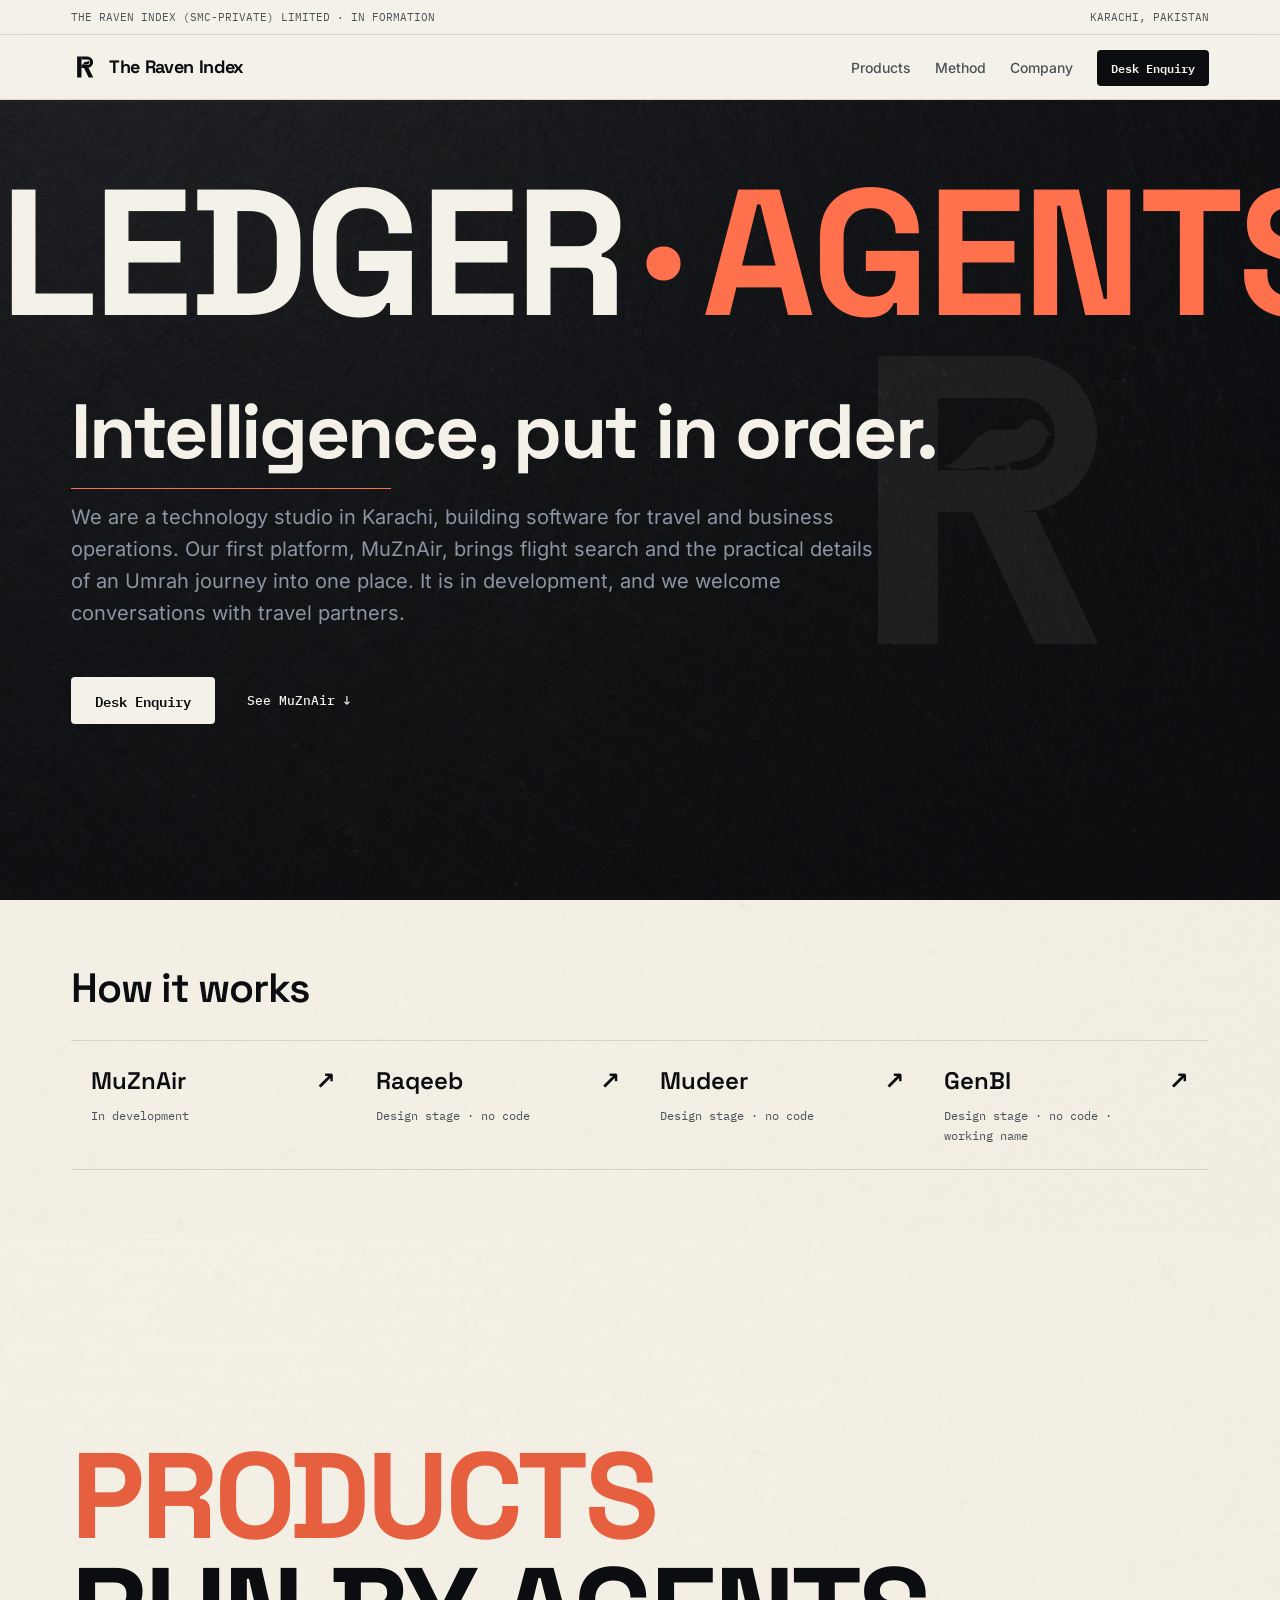
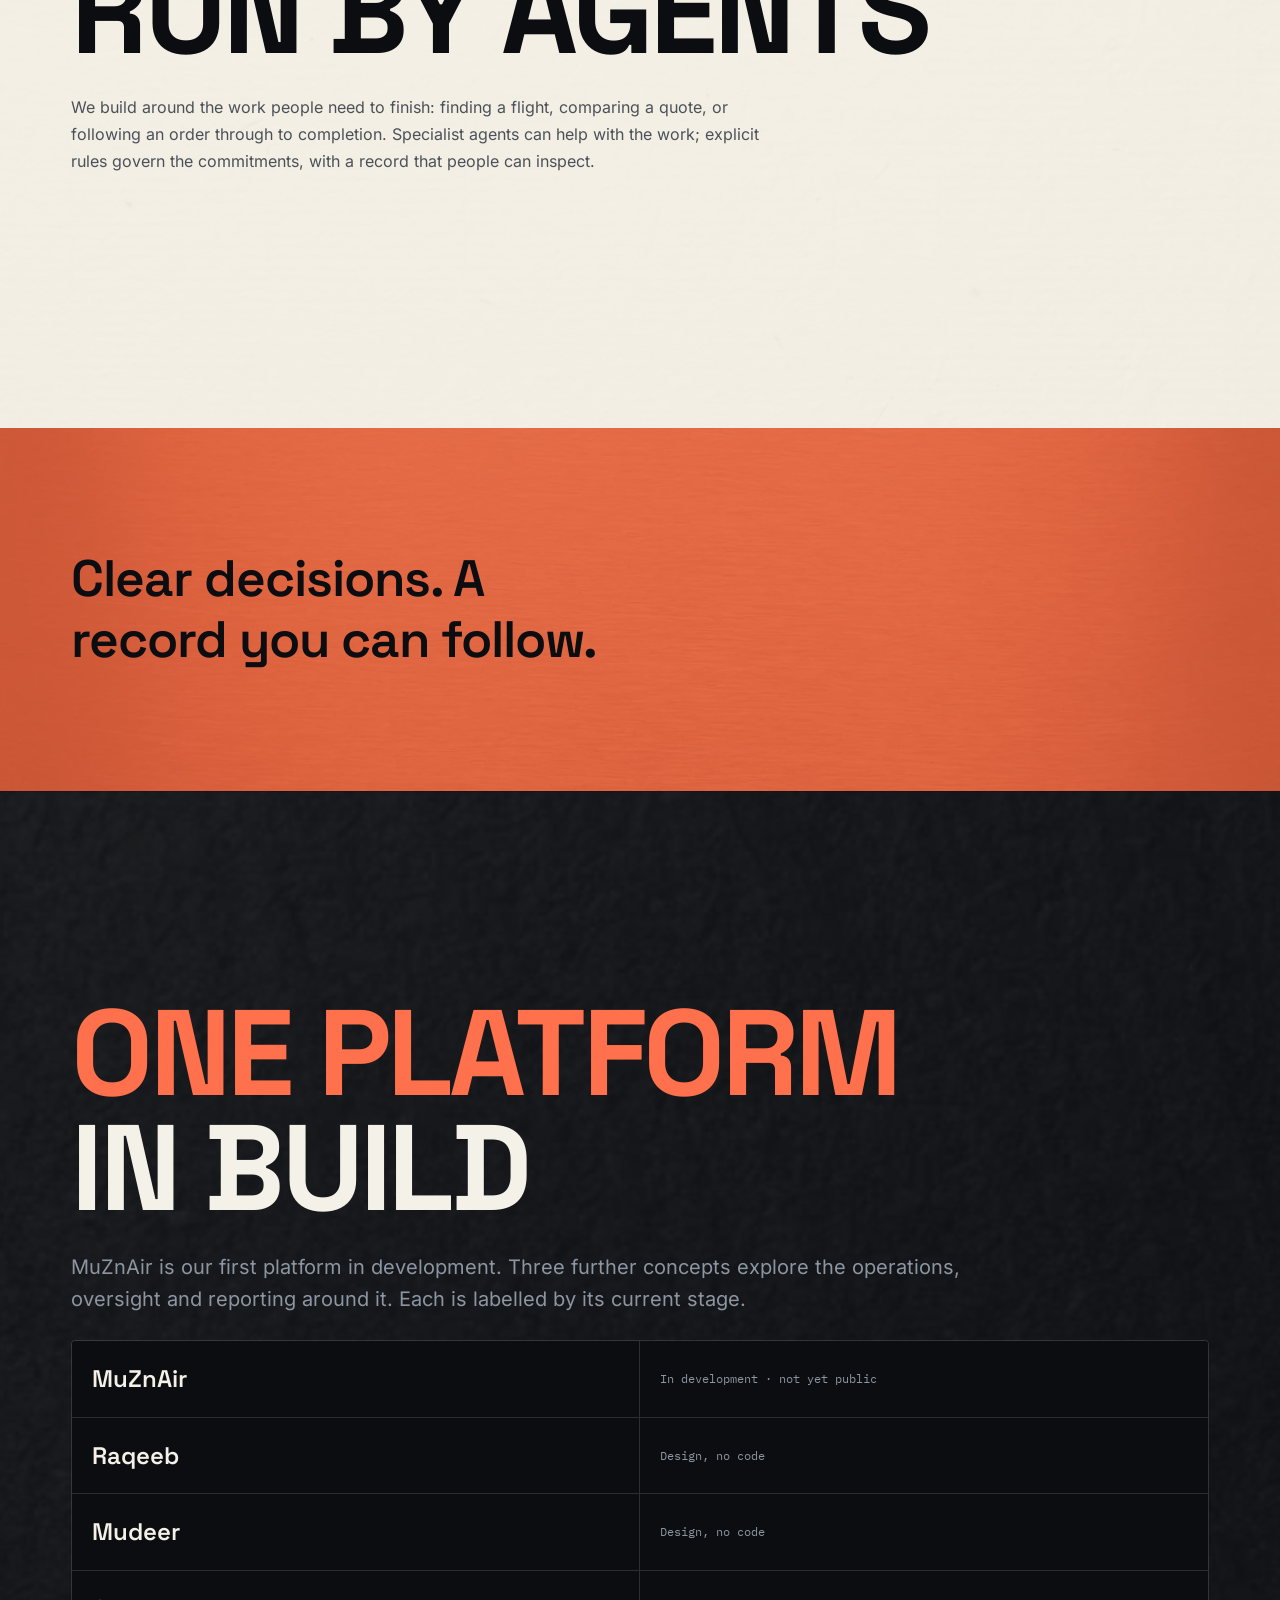
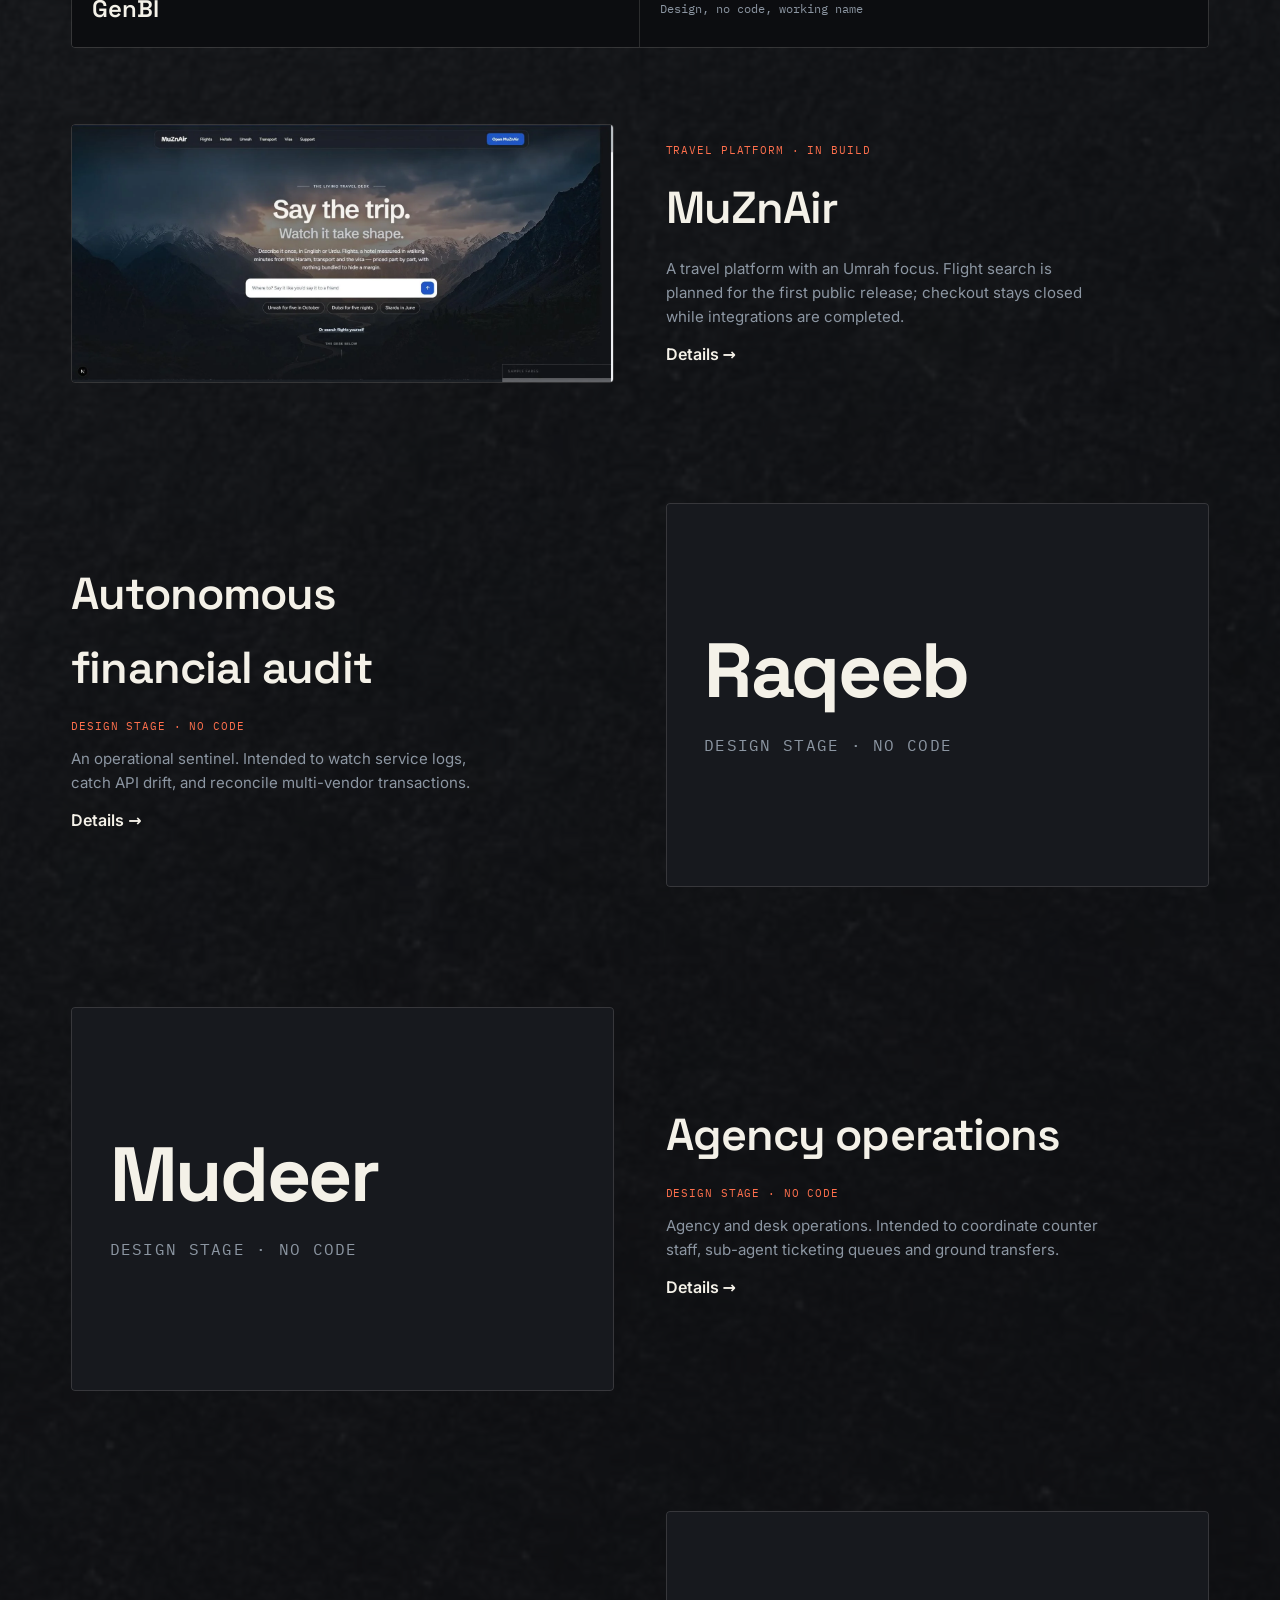
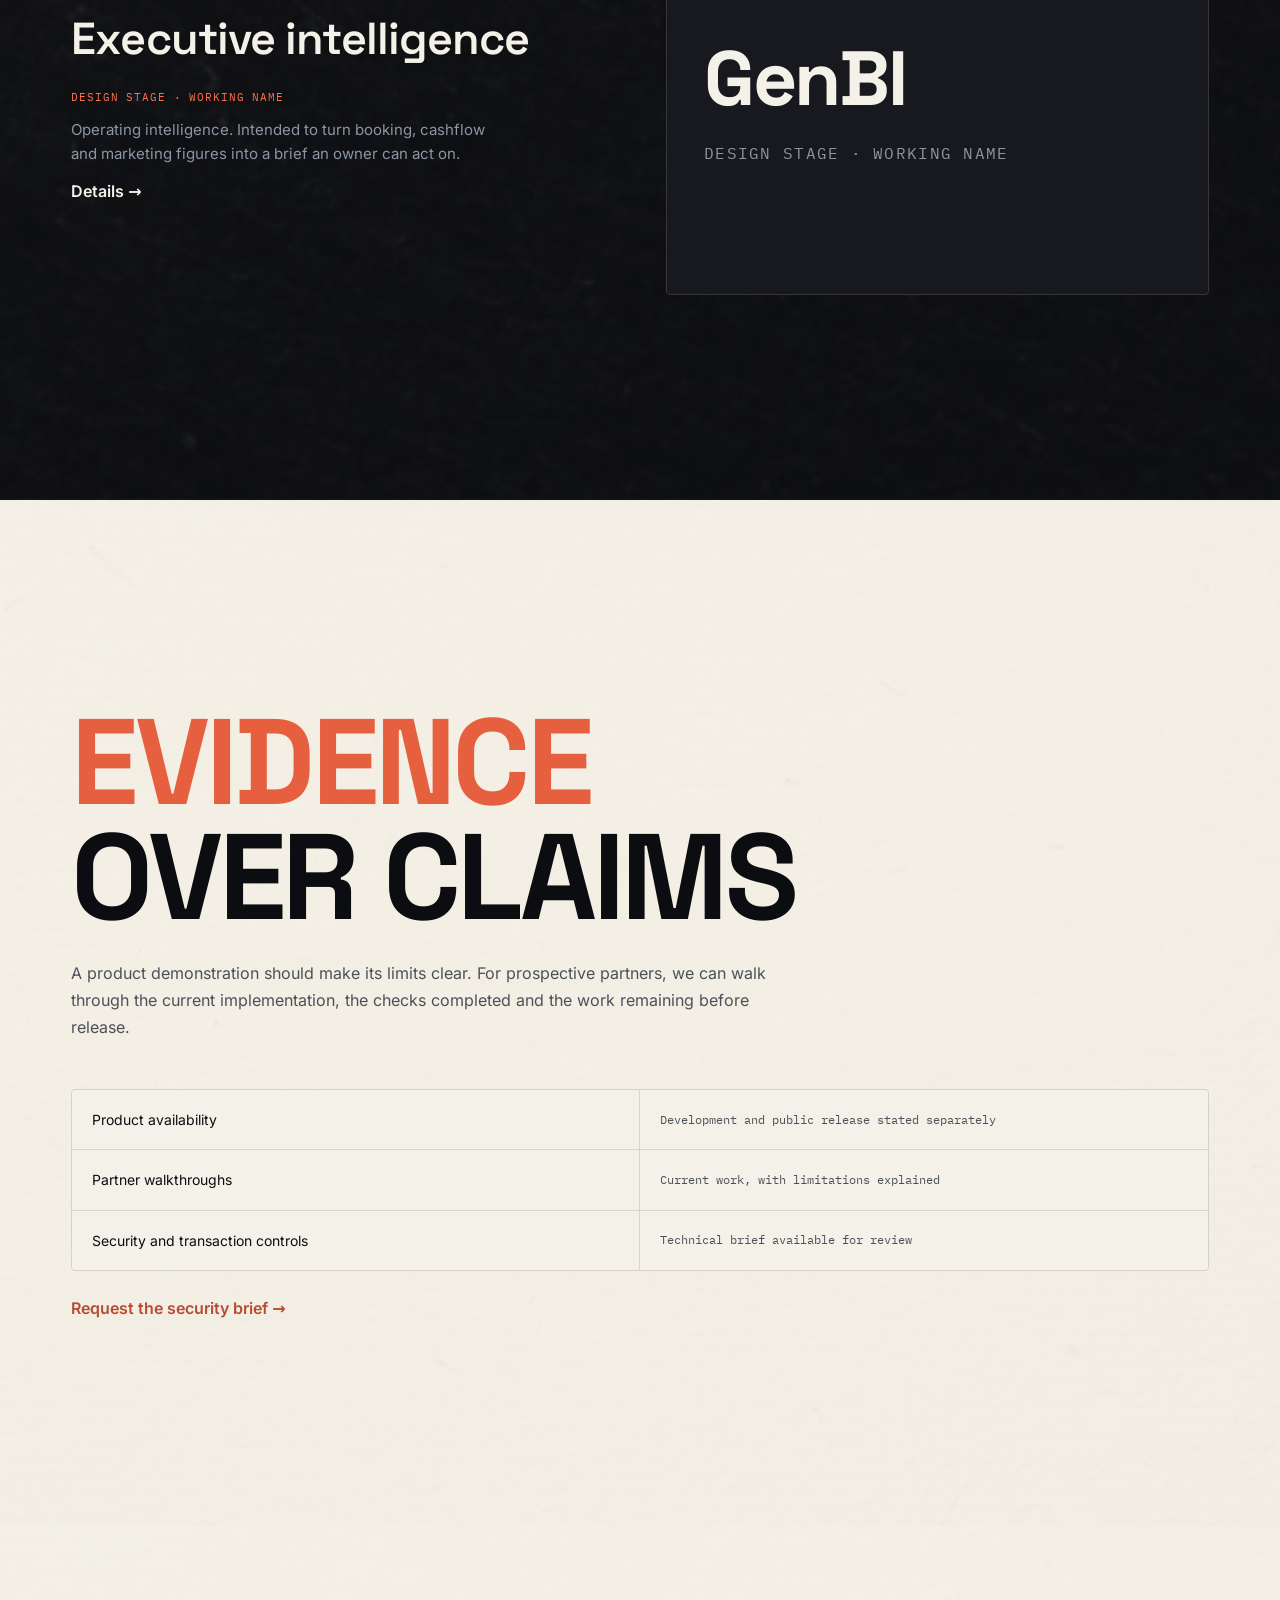
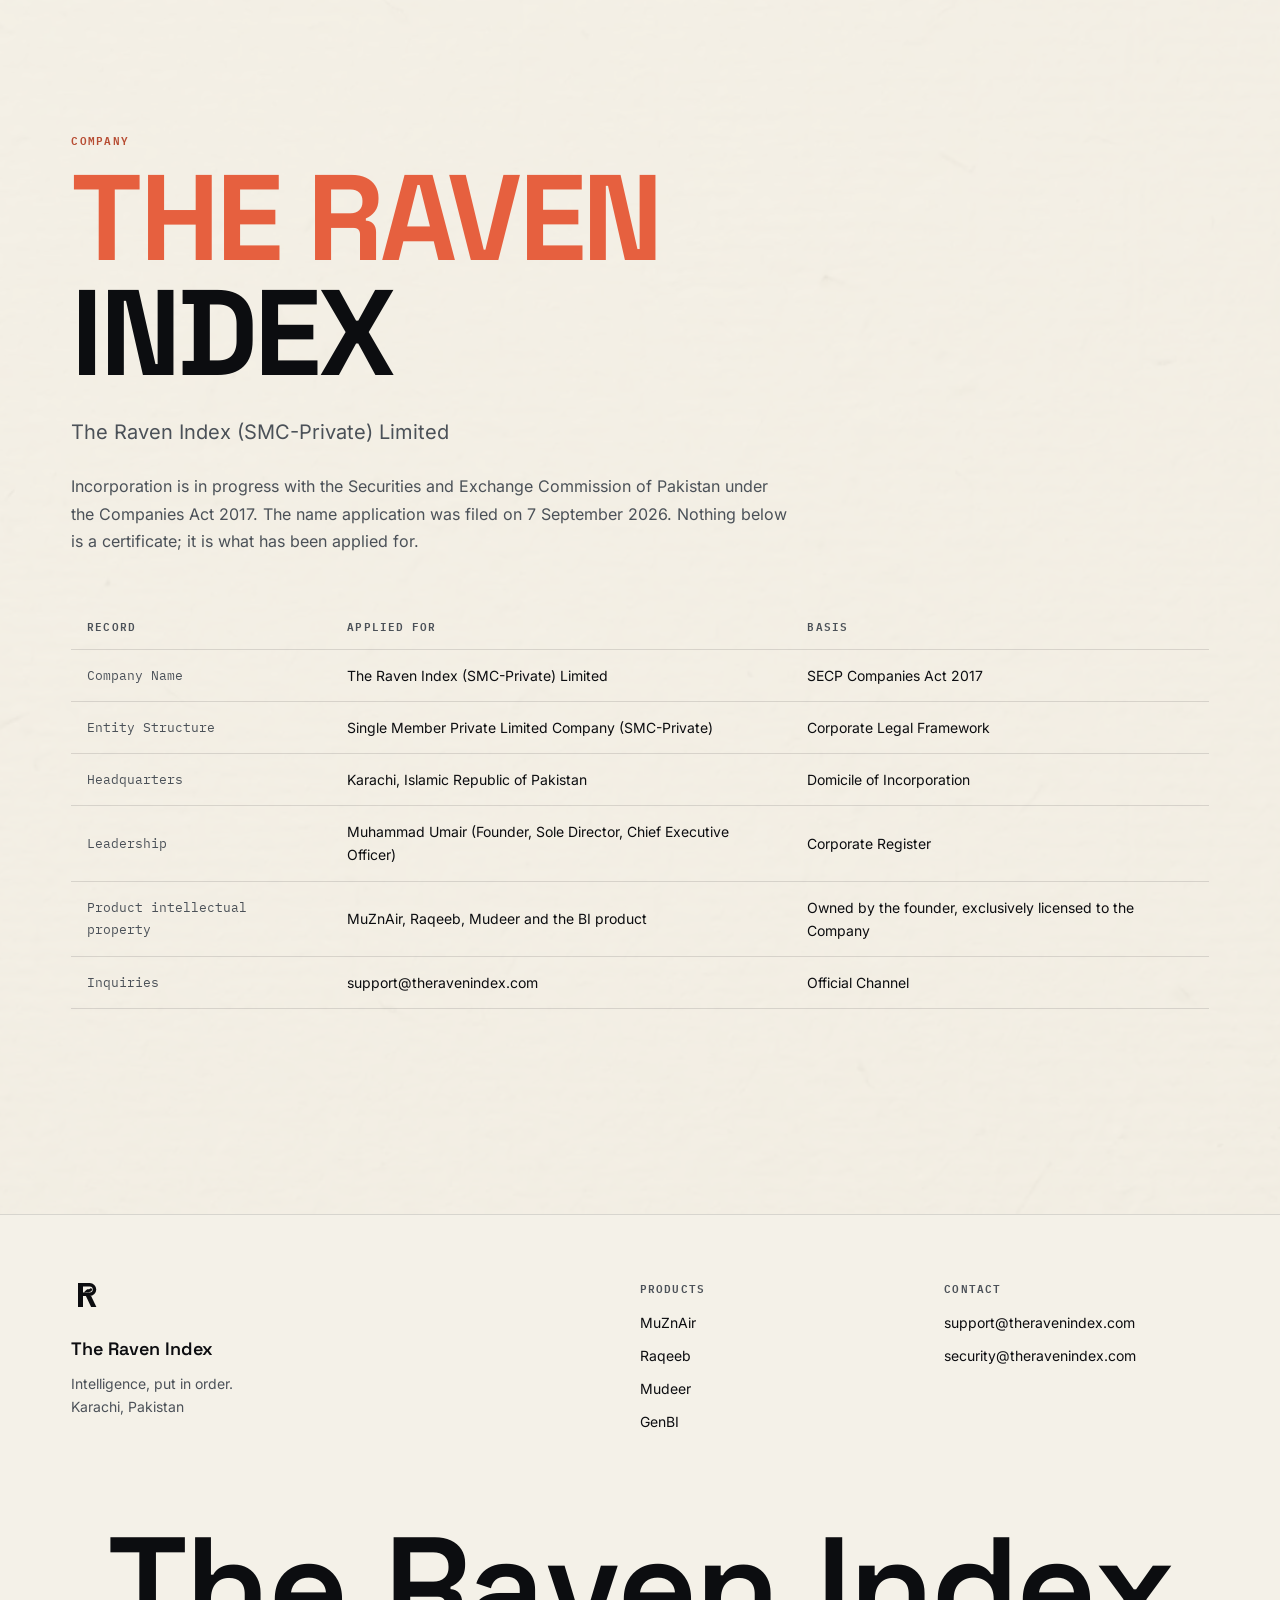
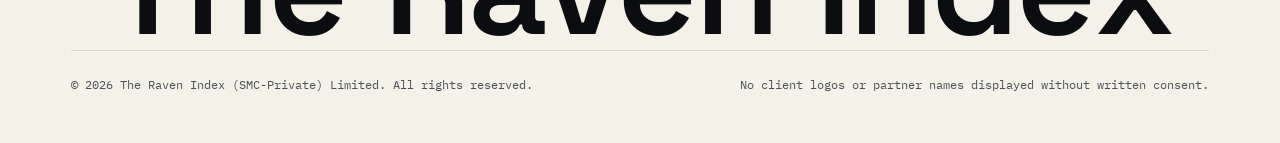
<file: index.html>
<!DOCTYPE html>
<html lang="en">
<head>
  <meta charset="UTF-8">
  <meta name="viewport" content="width=device-width, initial-scale=1.0">
  <title>The Raven Index: Intelligence, put in order</title>
  <meta name="description" content="The Raven Index is a technology studio in Karachi, building software for travel and business operations. Explore MuZnAir, our travel platform in development, or request a walkthrough.">
  <meta property="og:title" content="The Raven Index: Intelligence, put in order">
  <meta property="og:image" content="https://theravenindex.com/assets/og-home.jpg">
  <meta property="og:image:width" content="1200">
  <meta property="og:image:height" content="630">
  <meta name="twitter:card" content="summary_large_image">
  <meta property="og:description" content="A technology studio in Karachi, building software for travel and business operations. Explore our work and meet MuZnAir.">
  <meta property="og:type" content="website">
  <meta property="og:url" content="https://theravenindex.com">
  <link rel="preload" href="assets/fonts/space-grotesk-var.woff2" as="font" type="font/woff2" crossorigin>
  <link rel="preload" href="assets/fonts/inter-var.woff2" as="font" type="font/woff2" crossorigin>
  <link rel="canonical" href="https://theravenindex.com/">
  <link rel="icon" type="image/svg+xml" href="assets/tri-favicon.svg">
  <link rel="stylesheet" href="assets/tri.css?v=20260923">
  <style>
    /* Home page only: the flagship plate and the bench list.
       Everything else comes from assets/tri.css. */
    .lead-product {
      margin-bottom: 0;
    }
    .lead-product-info {
      margin-bottom: 32px;
    }
    .lead-product-name {
      font-family: var(--font-display);
      font-size: clamp(28px, 3.5vw, 36px);
      font-weight: 600;
      letter-spacing: -0.02em;
      margin: 10px 0 14px;
      color: var(--paper-on-ink);
    }
    .lead-product p { color: var(--steel-on-ink); font-size: 15.5px; line-height: 1.7; }
    .lead-product .card-meta {
      margin-top: 20px;
      border-color: var(--hairline-on-ink);
      color: var(--steel-on-ink);
    }
    /* Landing-page typography: preserve the display scale without squeezing
       the spaces out of the closing company name. */
    @media screen and (min-width: 641px) {
      .footer-wordmark-text {
        font-size: min(clamp(40px, 10.8vw, 164px), 20vh);
      }
      .footer-wordmark-space { flex: 0 0 0.28em; }
    }
    .work-plate-info h3 { text-wrap: balance; }
    .hero-secondary-link {
      min-height: 44px;
      display: inline-flex;
      align-items: center;
    }
    @media screen and (max-width: 640px) {
      .footer-col a {
        min-height: 44px;
        display: flex;
        align-items: center;
      }
    }
  </style>
</head>
<body>
  <a class="skip-link" href="#main">Skip to content</a>

  <!-- Top System Bar -->
  <aside class="util-bar" aria-label="System Notice">
    <div class="wrap util-inner">
      <div class="util-entity">THE RAVEN INDEX<span class="util-long"> (SMC-PRIVATE) LIMITED</span> &middot; IN FORMATION</div>
      <div class="status-pill">
        <span>KARACHI, PAKISTAN</span>
      </div>
    </div>
  </aside>

  <!-- Navigation -->
  <header>
    <div class="wrap nav-inner">
      <a href="index.html" class="logo-slot" aria-label="The Raven Index Home">
        <svg class="logo-img" aria-hidden="true" focusable="false" xmlns="http://www.w3.org/2000/svg" viewBox="0 0 512 512">
        <g fill="currentColor">
        <path d="M112 64 H192 V448 H112 Z"/>
        <path fill-rule="evenodd" d="M192 64 H300 A104 104 0 0 1 300 272 H192 Z M192 120 H300 A48 48 0 0 1 300 216 H192 Z"/>
        <path d="M238 272 H322 L406 448 H322 Z"/>
        <path d="M200 211 C212 207 224 199 232 187 C242 172 256 162 274 162 C288 162 297 165 304 156 C311 148 320 146 327 150 C332 153 336 159 339 166 L345 168 L337 171 C336 181 331 190 322 195 C314 201 302 204 291 206 C284 208 277 210 271 211 L261 212 L250 212 L243 212 L238 214 C231 215 222 215 215 214 C208 213 203 213 200 211 Z"/>
        <path d="M262 212 L263 216 H268 L267 212 Z M282 209 L284 216 H289 L287 209 Z"/>
        </g>
        <circle cx="322" cy="160" r="3.5" fill="var(--paper)"/>
        </svg>
        <span class="brand-wordmark">The Raven Index</span>
      </a>
      <nav>
        <ul>
          <li><a href="#products">Products</a></li>
          <li><a href="#method">Method</a></li>
          <li><a href="#company">Company</a></li>
          <li><a href="mailto:support@theravenindex.com" class="nav-cta">Desk Enquiry</a></li>
        </ul>
        <details class="nav-menu">
          <summary>Menu</summary>
          <ul class="nav-menu-list">
            <li><a href="#products">Products</a></li>
            <li><a href="#method">Method</a></li>
            <li><a href="#company">Company</a></li>
            <li><a href="mailto:support@theravenindex.com" class="nav-cta">Desk Enquiry</a></li>
          </ul>
        </details>
      </nav>
    </div>
  </header>

  <main id="main">
    <!-- 01 Hero: full-bleed ink ground, marquee above headline -->
    <section class="hero hero--full">
      <!-- Raven mark, quiet behind the type -->
      <svg class="hero-mark" aria-hidden="true" focusable="false" xmlns="http://www.w3.org/2000/svg" viewBox="0 0 512 512">
        <g fill="currentColor">
        <path d="M112 64 H192 V448 H112 Z"/>
        <path fill-rule="evenodd" d="M192 64 H300 A104 104 0 0 1 300 272 H192 Z M192 120 H300 A48 48 0 0 1 300 216 H192 Z"/>
        <path d="M238 272 H322 L406 448 H322 Z"/>
        <path d="M200 211 C212 207 224 199 232 187 C242 172 256 162 274 162 C288 162 297 165 304 156 C311 148 320 146 327 150 C332 153 336 159 339 166 L345 168 L337 171 C336 181 331 190 322 195 C314 201 302 204 291 206 C284 208 277 210 271 211 L261 212 L250 212 L243 212 L238 214 C231 215 222 215 215 214 C208 213 203 213 200 211 Z"/>
        <path d="M262 212 L263 216 H268 L267 212 Z M282 209 L284 216 H289 L287 209 Z"/>
        </g>
      </svg>

      <!-- Hero marquee: brand vocabulary on a sliding track -->
      <div class="marquee-wrap" aria-hidden="true">
        <div class="marquee-track">
          <span class="marquee-word marquee-word--paper">LEDGER</span><span class="marquee-dot">&middot;</span><span class="marquee-word marquee-word--copper">AGENTS</span><span class="marquee-dot">&middot;</span><span class="marquee-word marquee-word--paper">EVIDENCE</span><span class="marquee-dot">&middot;</span><span class="marquee-word marquee-word--copper">ORDER</span><span class="marquee-dot">&middot;</span><span class="marquee-word marquee-word--paper">LEDGER</span><span class="marquee-dot">&middot;</span><span class="marquee-word marquee-word--copper">AGENTS</span><span class="marquee-dot">&middot;</span><span class="marquee-word marquee-word--paper">EVIDENCE</span><span class="marquee-dot">&middot;</span><span class="marquee-word marquee-word--copper">ORDER</span><span class="marquee-dot">&middot;</span>
        </div>
      </div>

      <div class="wrap">
        <h1>Intelligence, put in order.</h1>
        <p class="hero-lede">
          We are a technology studio in Karachi, building software for travel and business operations.
          Our first platform, MuZnAir, brings flight search and the practical details of an Umrah journey
          into one place. It is in development, and we welcome conversations with travel partners.
        </p>

        <div class="hero-actions">
          <a href="mailto:support@theravenindex.com" class="nav-cta" style="font-size: 14px; padding: 12px 24px; display: inline-block; background: var(--paper-on-ink); color: var(--ink-ground);">Desk Enquiry</a>
          <a href="#products" class="hero-secondary-link draw-underline" style="color: var(--paper-on-ink); font-family: var(--font-mono); font-size: 13px; font-weight: 500;">See MuZnAir &darr;</a>
        </div>
      </div>
    </section>

    <section class="showcase" aria-labelledby="showcase-title">
      <div class="wrap">
        <h2 id="showcase-title" class="flow-title">How it works</h2>
        <div class="showcase-links">
          <a href="products/muznair.html#how-it-works"><span>MuZnAir</span><span class="showcase-stage">In development</span><span aria-hidden="true">↗</span></a>
          <a href="products/raqeeb.html#how-it-works"><span>Raqeeb</span><span class="showcase-stage">Design stage · no code</span><span aria-hidden="true">↗</span></a>
          <a href="products/mudeer.html#how-it-works"><span>Mudeer</span><span class="showcase-stage">Design stage · no code</span><span aria-hidden="true">↗</span></a>
          <a href="products/genbi.html#how-it-works"><span>GenBI</span><span class="showcase-stage">Design stage · no code · working name</span><span aria-hidden="true">↗</span></a>
        </div>
      </div>
    </section>

    <!-- Method: how the studio builds -->
    <!-- 01 Method -->
    <section id="method">
      <div class="wrap">
        <h2 class="section-display reveal">
          <span class="section-display-line section-display-line--copper">Products</span>
          <span class="section-display-line section-display-line--ink">Run by agents</span>
        </h2>
        <p class="section-desc reveal">
          We build around the work people need to finish: finding a flight, comparing a quote,
          or following an order through to completion. Specialist agents can help with the work;
          explicit rules govern the commitments, with a record that people can inspect.
        </p>
      </div>
    </section>

    <!-- Copper band: the studio's operational promise -->
    <div class="band band--copper reveal">
      <div class="wrap">
        <p class="band-text">Clear decisions. A record you can follow.</p>
      </div>
    </div>

    <!-- 02 Products: ink ground, work strip -->
    <section id="products" class="ink-ground">
      <div class="wrap">
        <h2 class="section-display reveal">
          <span class="section-display-line section-display-line--copper">One platform</span>
          <span class="section-display-line section-display-line--ink">In build</span>
        </h2>
        <p class="section-display-sub reveal">
          MuZnAir is our first platform in development. Three further concepts explore the operations,
          oversight and reporting around it. Each is labelled by its current stage.
        </p>

        <!-- Product register: measured state, set in display type -->
        <div class="product-register reveal">
          <div class="ledger">
            <div class="ledger-row">
              <div class="ledger-control">MuZnAir</div>
              <div class="ledger-state">In development &middot; not yet public</div>
            </div>
            <div class="ledger-row">
              <div class="ledger-control">Raqeeb</div>
              <div class="ledger-state">Design, no code</div>
            </div>
            <div class="ledger-row">
              <div class="ledger-control">Mudeer</div>
              <div class="ledger-state">Design, no code</div>
            </div>
            <div class="ledger-row">
              <div class="ledger-control">GenBI</div>
              <div class="ledger-state">Design, no code, working name</div>
            </div>
          </div>
        </div>

        <!-- Work strip: large alternating plates -->
        <div class="work-strip">
          <!-- MuZnAir: screenshot plate, left -->
          <article class="work-plate reveal">
            <div class="work-plate-visual">
              <div class="product-plate">
                <img src="assets/muznair-landing.webp?v=4" width="1568" height="744" loading="lazy"
                     alt="The MuZnAir landing page: a graphite hero reading Say the trip. Watch it take shape, with a single ask field and three starter prompts beneath it.">
              </div>
            </div>
            <div class="work-plate-info">
              <p class="work-plate-stage">Travel platform &middot; In build</p>
              <h3 class="work-plate-name plate-heading-on-ink">MuZnAir</h3>
              <p class="work-plate-line">A travel platform with an Umrah focus. Flight search is planned for the first public release; checkout stays closed while integrations are completed.</p>
              <a href="products/muznair.html" class="card-link draw-underline">Details &rarr;</a>
            </div>
          </article>

          <!-- Raqeeb: typographic plate, right -->
          <article class="work-plate work-plate--reverse reveal">
            <div class="work-plate-visual">
              <div class="typo-plate">
                <span class="typo-plate-name">Raqeeb</span>
                <span class="typo-plate-stage">Design stage &middot; no code</span>
              </div>
            </div>
            <div class="work-plate-info">
              <h3 class="work-plate-name plate-heading-on-ink">Autonomous financial audit</h3>
              <p class="work-plate-stage">Design stage &middot; no code</p>
              <p class="work-plate-line">An operational sentinel. Intended to watch service logs, catch API drift, and reconcile multi-vendor transactions.</p>
              <a href="products/raqeeb.html" class="card-link draw-underline">Details &rarr;</a>
            </div>
          </article>

          <!-- Mudeer: typographic plate, left -->
          <article class="work-plate reveal">
            <div class="work-plate-visual">
              <div class="typo-plate">
                <span class="typo-plate-name">Mudeer</span>
                <span class="typo-plate-stage">Design stage &middot; no code</span>
              </div>
            </div>
            <div class="work-plate-info">
              <h3 class="work-plate-name plate-heading-on-ink">Agency operations</h3>
              <p class="work-plate-stage">Design stage &middot; no code</p>
              <p class="work-plate-line">Agency and desk operations. Intended to coordinate counter staff, sub-agent ticketing queues and ground transfers.</p>
              <a href="products/mudeer.html" class="card-link draw-underline">Details &rarr;</a>
            </div>
          </article>

          <!-- GenBI: typographic plate, right -->
          <article class="work-plate work-plate--reverse reveal">
            <div class="work-plate-visual">
              <div class="typo-plate">
                <span class="typo-plate-name">GenBI</span>
                <span class="typo-plate-stage">Design stage &middot; working name</span>
              </div>
            </div>
            <div class="work-plate-info">
              <h3 class="work-plate-name plate-heading-on-ink">Executive intelligence</h3>
              <p class="work-plate-stage">Design stage &middot; working name</p>
              <p class="work-plate-line">Operating intelligence. Intended to turn booking, cashflow and marketing figures into a brief an owner can act on.</p>
              <a href="products/genbi.html" class="card-link draw-underline">Details &rarr;</a>
            </div>
          </article>
        </div>
      </div>
    </section>

    <!-- 03 Honesty law -->
    <section id="honesty">
      <div class="wrap">
        <h2 class="section-display reveal">
          <span class="section-display-line section-display-line--copper">Evidence</span>
          <span class="section-display-line section-display-line--ink">Over claims</span>
        </h2>
        <p class="section-desc reveal">
          A product demonstration should make its limits clear. For prospective partners, we can walk
          through the current implementation, the checks completed and the work remaining before release.
        </p>

        <div class="ledger reveal">
          <div class="ledger-row">
            <div class="ledger-control">Product availability</div>
            <div class="ledger-state">Development and public release stated separately</div>
          </div>
          <div class="ledger-row">
            <div class="ledger-control">Partner walkthroughs</div>
            <div class="ledger-state">Current work, with limitations explained</div>
          </div>
          <div class="ledger-row">
            <div class="ledger-control">Security and transaction controls</div>
            <div class="ledger-state">Technical brief available for review</div>
          </div>
        </div>

        <p style="margin-top: 24px;" class="reveal">
          <a href="mailto:security@theravenindex.com" class="card-link draw-underline" style="color: var(--copper-ink);">
            Request the security brief &rarr;
          </a>
        </p>
      </div>
    </section>

    <!-- 04 Company -->
    <section id="company">
      <div class="wrap">
        <p class="section-tag reveal">Company</p>
        <h2 class="section-display reveal">
          <span class="section-display-line section-display-line--copper">The Raven</span>
          <span class="section-display-line section-display-line--ink">Index</span>
        </h2>
        <p class="section-display-sub reveal">
          The Raven Index (SMC-Private) Limited
        </p>
        <p class="section-desc reveal">
          Incorporation is in progress with the Securities and Exchange Commission of Pakistan under the Companies Act 2017. The name application was filed on 7 September 2026. Nothing below is a certificate; it is what has been applied for.
        </p>

        <div class="table-container reveal">
          <table class="data-table">
            <thead>
              <tr>
                <th>Record</th>
                <th>Applied for</th>
                <th>Basis</th>
              </tr>
            </thead>
            <tbody>
              <tr>
                <td>Company Name</td>
                <td>The Raven Index (SMC-Private) Limited</td>
                <td>SECP Companies Act 2017</td>
              </tr>
              <tr>
                <td>Entity Structure</td>
                <td>Single Member Private Limited Company (SMC-Private)</td>
                <td>Corporate Legal Framework</td>
              </tr>
              <tr>
                <td>Headquarters</td>
                <td>Karachi, Islamic Republic of Pakistan</td>
                <td>Domicile of Incorporation</td>
              </tr>
              <tr>
                <td>Leadership</td>
                <td>Muhammad Umair (Founder, Sole Director, Chief Executive Officer)</td>
                <td>Corporate Register</td>
              </tr>
              <tr>
                <td>Product intellectual property</td>
                <td>MuZnAir, Raqeeb, Mudeer and the BI product</td>
                <td>Owned by the founder, exclusively licensed to the Company</td>
              </tr>
              <tr>
                <td>Inquiries</td>
                <td>support@theravenindex.com</td>
                <td>Official Channel</td>
              </tr>
            </tbody>
          </table>
        </div>
      </div>
    </section>
  </main>

  <!-- Footer: links, wordmark, legal -->
  <footer>
    <div class="wrap">
      <div class="footer-grid">
        <div class="footer-brand">
          <svg class="footer-mark" aria-hidden="true" focusable="false" xmlns="http://www.w3.org/2000/svg" viewBox="0 0 512 512">
            <g fill="currentColor">
            <path d="M112 64 H192 V448 H112 Z"/>
            <path fill-rule="evenodd" d="M192 64 H300 A104 104 0 0 1 300 272 H192 Z M192 120 H300 A48 48 0 0 1 300 216 H192 Z"/>
            <path d="M238 272 H322 L406 448 H322 Z"/>
            <path d="M200 211 C212 207 224 199 232 187 C242 172 256 162 274 162 C288 162 297 165 304 156 C311 148 320 146 327 150 C332 153 336 159 339 166 L345 168 L337 171 C336 181 331 190 322 195 C314 201 302 204 291 206 C284 208 277 210 271 211 L261 212 L250 212 L243 212 L238 214 C231 215 222 215 215 214 C208 213 203 213 200 211 Z"/>
            <path d="M262 212 L263 216 H268 L267 212 Z M282 209 L284 216 H289 L287 209 Z"/>
            </g>
          </svg>
          <h3>The Raven Index</h3>
          <p>Intelligence, put in order.</p>
          <p>Karachi, Pakistan</p>
        </div>
        <div class="footer-col">
          <h3>Products</h3>
          <a href="products/muznair.html">MuZnAir</a>
          <a href="products/raqeeb.html">Raqeeb</a>
          <a href="products/mudeer.html">Mudeer</a>
          <a href="products/genbi.html">GenBI</a>
        </div>
        <div class="footer-col">
          <h3>Contact</h3>
          <a href="mailto:support@theravenindex.com">support@theravenindex.com</a>
          <a href="mailto:security@theravenindex.com">security@theravenindex.com</a>
        </div>
      </div>

      <div class="footer-wordmark" role="img" aria-label="The Raven Index">
        <div class="footer-wordmark-text" aria-hidden="true"><span style="--i:0">T</span><span style="--i:1">h</span><span style="--i:2">e</span><span class="footer-wordmark-space" style="--i:3"></span><span style="--i:4">R</span><span style="--i:5">a</span><span style="--i:6">v</span><span style="--i:7">e</span><span style="--i:8">n</span><span class="footer-wordmark-space" style="--i:9"></span><span style="--i:10">I</span><span style="--i:11">n</span><span style="--i:12">d</span><span style="--i:13">e</span><span style="--i:14">x</span></div>
      </div>

      <div class="footer-bottom">
        <div>&copy; 2026 The Raven Index (SMC-Private) Limited. All rights reserved.</div>
        <div>No client logos or partner names displayed without written consent.</div>
      </div>
    </div>
  </footer>

  <a class="to-top" href="#main" aria-label="Back to top">&uarr;</a>
</body>
</html>
</file>
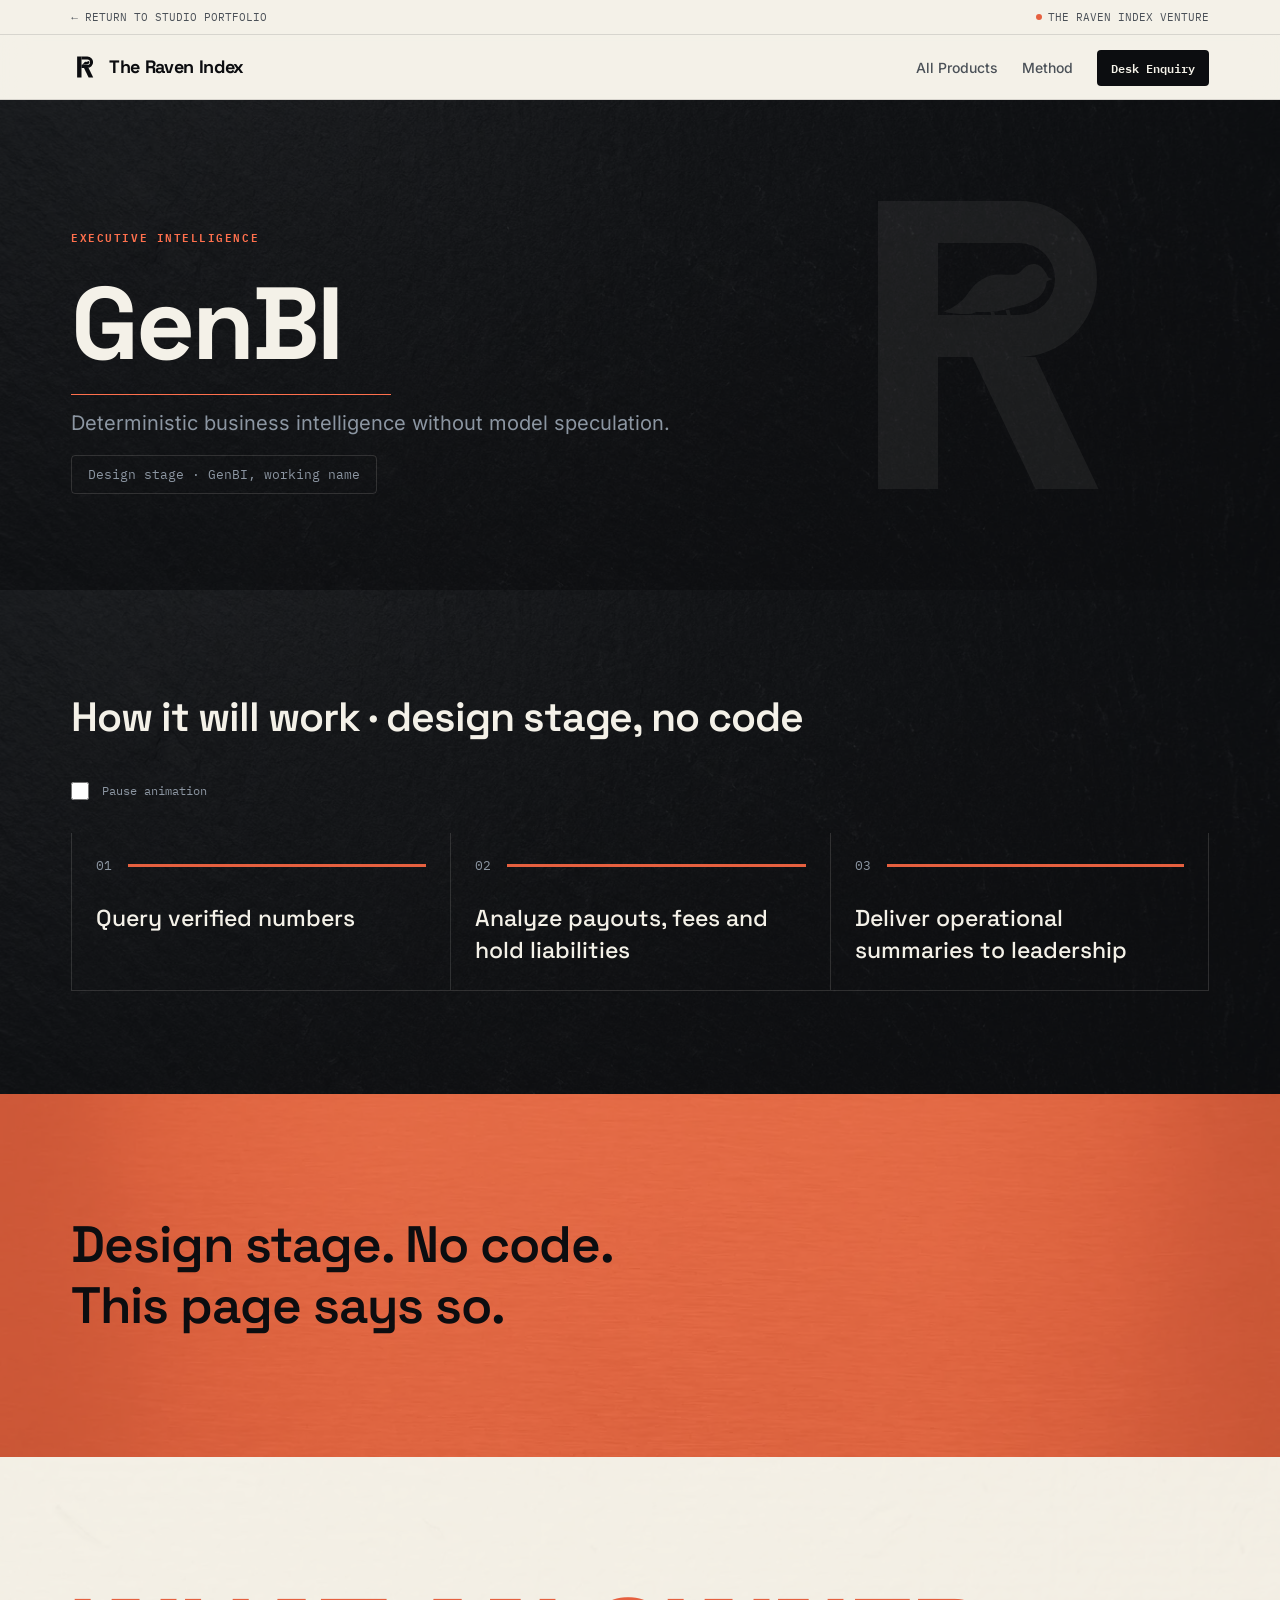
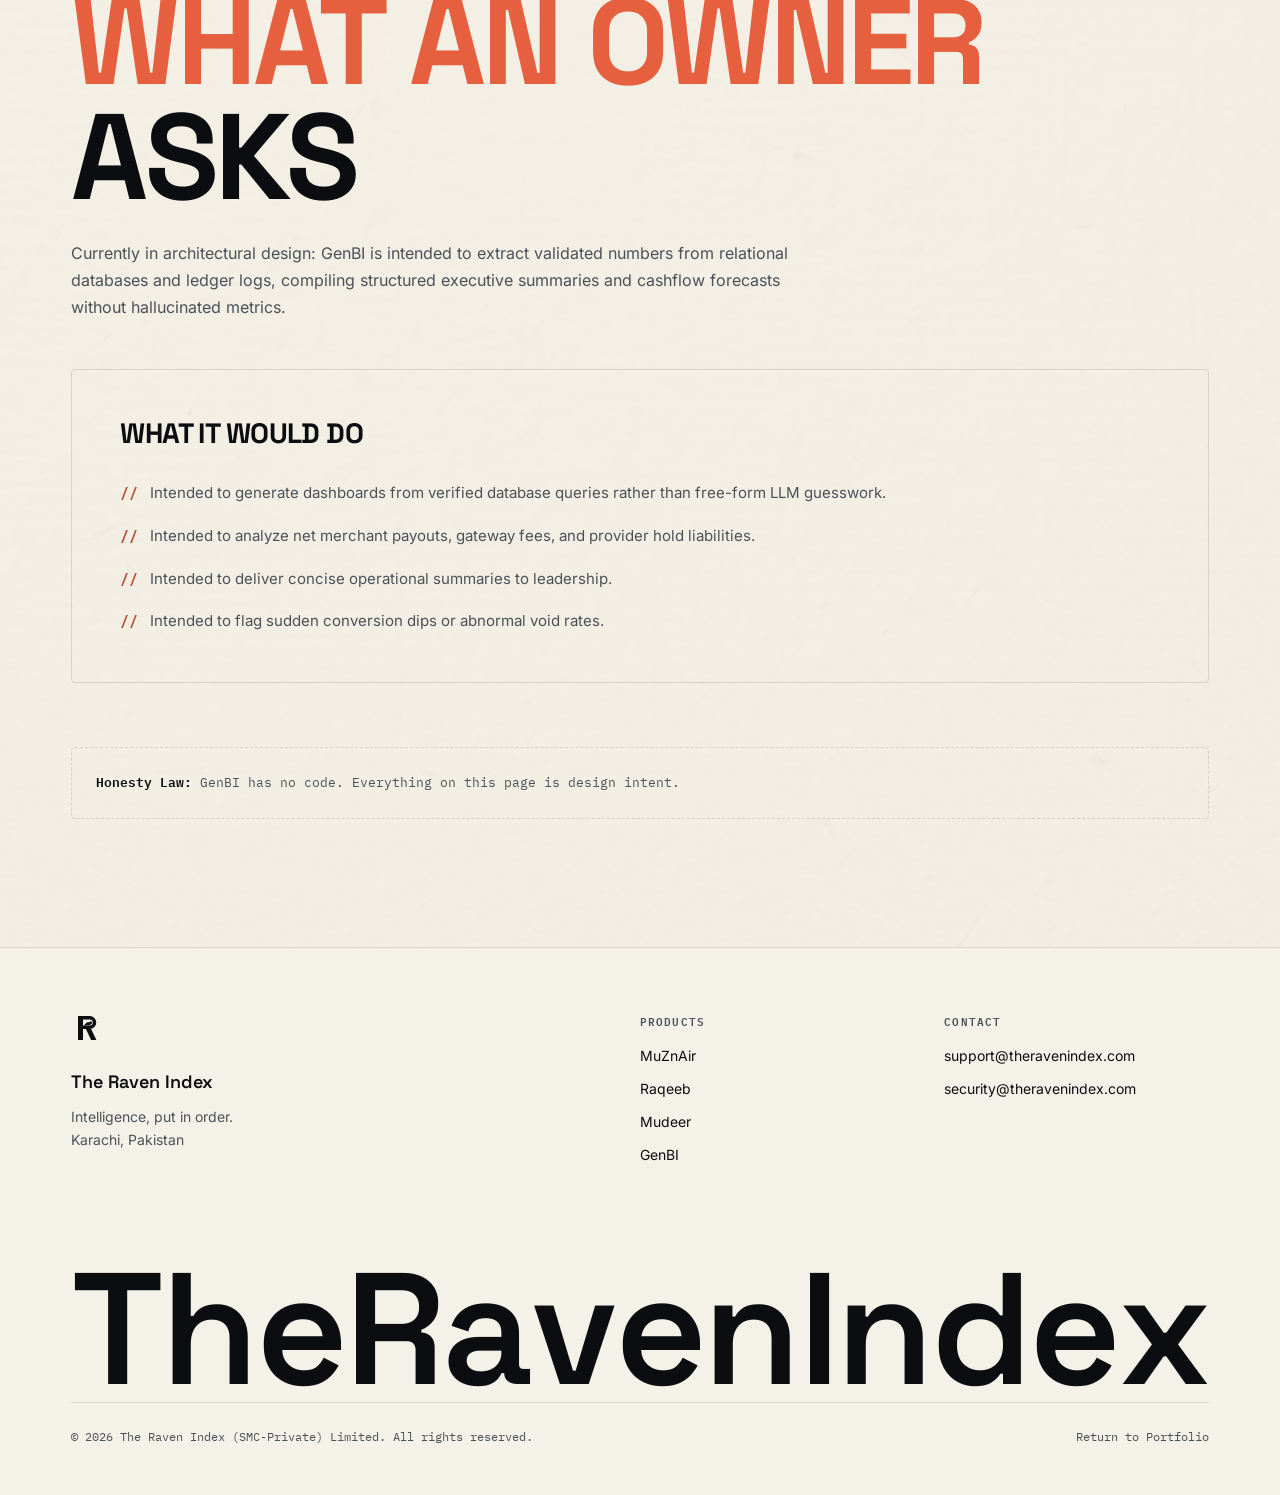
<file: products/genbi.html>
<!DOCTYPE html>
<html lang="en">
<head>
  <meta charset="UTF-8">
  <meta name="viewport" content="width=device-width, initial-scale=1.0">
  <title>GenBI · The Raven Index</title>
  <meta name="description" content="GenBI is designed for verified executive KPI analytics and operational synthesis. A product of The Raven Index.">
  <link rel="preload" href="../assets/fonts/space-grotesk-var.woff2" as="font" type="font/woff2" crossorigin>
  <link rel="preload" href="../assets/fonts/inter-var.woff2" as="font" type="font/woff2" crossorigin>
  <link rel="canonical" href="https://theravenindex.com/products/genbi.html">
  <meta property="og:title" content="GenBI · The Raven Index">
  <meta property="og:description" content="GenBI is designed for verified executive KPI analytics and operational synthesis. A product of The Raven Index.">
  <meta property="og:type" content="website">
  <meta property="og:url" content="https://theravenindex.com/products/genbi.html">
  <meta property="og:image" content="https://theravenindex.com/assets/og-home.jpg">
  <meta property="og:image:width" content="1200">
  <meta property="og:image:height" content="630">
  <meta name="twitter:card" content="summary_large_image">
  <link rel="icon" type="image/svg+xml" href="../assets/tri-favicon.svg">
  <link rel="stylesheet" href="../assets/tri.css?v=20260923">
</head>
<body>
  <a class="skip-link" href="#main">Skip to content</a>

  <aside class="util-bar" aria-label="Product Navigation">
    <div class="wrap util-inner">
      <div><a href="../index.html" style="color: inherit; text-decoration: none;">&larr; RETURN TO STUDIO PORTFOLIO</a></div>
      <div class="status-pill">
        <span class="status-dot"></span>
        <span>THE RAVEN INDEX VENTURE</span>
      </div>
    </div>
  </aside>

  <header>
    <div class="wrap nav-inner">
      <a href="../index.html" class="logo-slot">
        <svg class="logo-img" aria-hidden="true" focusable="false" xmlns="http://www.w3.org/2000/svg" viewBox="0 0 512 512">
        <g fill="currentColor">
        <path d="M112 64 H192 V448 H112 Z"/>
        <path fill-rule="evenodd" d="M192 64 H300 A104 104 0 0 1 300 272 H192 Z M192 120 H300 A48 48 0 0 1 300 216 H192 Z"/>
        <path d="M238 272 H322 L406 448 H322 Z"/>
        <path d="M200 211 C212 207 224 199 232 187 C242 172 256 162 274 162 C288 162 297 165 304 156 C311 148 320 146 327 150 C332 153 336 159 339 166 L345 168 L337 171 C336 181 331 190 322 195 C314 201 302 204 291 206 C284 208 277 210 271 211 L261 212 L250 212 L243 212 L238 214 C231 215 222 215 215 214 C208 213 203 213 200 211 Z"/>
        <path d="M262 212 L263 216 H268 L267 212 Z M282 209 L284 216 H289 L287 209 Z"/>
        </g>
        <circle cx="322" cy="160" r="3.5" fill="var(--paper)"/>
        </svg>
        <span class="brand-wordmark">The Raven Index</span>
      </a>
      <nav>
        <ul>
          <li><a href="../index.html#products">All Products</a></li>
          <li><a href="../index.html#method">Method</a></li>
          <li><a href="mailto:support@theravenindex.com" class="nav-cta">Desk Enquiry</a></li>
        </ul>
        <details class="nav-menu">
          <summary>Menu</summary>
          <ul class="nav-menu-list">
            <li><a href="../index.html#products">All Products</a></li>
            <li><a href="../index.html#method">Method</a></li>
            <li><a href="mailto:support@theravenindex.com" class="nav-cta">Desk Enquiry</a></li>
          </ul>
        </details>
      </nav>
    </div>
  </header>

  <main id="main">
    <section class="hero">
      <svg class="hero-mark" aria-hidden="true" focusable="false" xmlns="http://www.w3.org/2000/svg" viewBox="0 0 512 512">
        <g fill="currentColor">
        <path d="M112 64 H192 V448 H112 Z"/>
        <path fill-rule="evenodd" d="M192 64 H300 A104 104 0 0 1 300 272 H192 Z M192 120 H300 A48 48 0 0 1 300 216 H192 Z"/>
        <path d="M238 272 H322 L406 448 H322 Z"/>
        <path d="M200 211 C212 207 224 199 232 187 C242 172 256 162 274 162 C288 162 297 165 304 156 C311 148 320 146 327 150 C332 153 336 159 339 166 L345 168 L337 171 C336 181 331 190 322 195 C314 201 302 204 291 206 C284 208 277 210 271 211 L261 212 L250 212 L243 212 L238 214 C231 215 222 215 215 214 C208 213 203 213 200 211 Z"/>
        <path d="M262 212 L263 216 H268 L267 212 Z M282 209 L284 216 H289 L287 209 Z"/>
        </g>
      </svg>
      <div class="wrap">
        <p class="eyebrow">Executive Intelligence</p>
        <h1>GenBI</h1>
        <p class="hero-lede">Deterministic business intelligence without model speculation.</p>
        <span class="honesty-badge">Design stage &middot; GenBI, working name</span>
      </div>
    </section>

    <section id="how-it-works" class="flow-section ink-ground" aria-labelledby="flow-title">
      <div class="wrap">
        <h2 id="flow-title" class="flow-title">How it will work · design stage, no code</h2>
        <div class="flow" style="--steps: 3; --cycle: 9s">
          <input class="flow-pause" type="checkbox" id="pause-genbi">
          <label class="flow-control" for="pause-genbi">Pause animation</label>
          <ol class="flow-steps" role="list">
          <li class="flow-step" style="--step: 0">
            <span class="flow-mark" aria-hidden="true">01<span class="flow-rail"></span></span>
            <p>Query verified numbers</p>
          </li>
          <li class="flow-step" style="--step: 1">
            <span class="flow-mark" aria-hidden="true">02<span class="flow-rail"></span></span>
            <p>Analyze payouts, fees and hold liabilities</p>
          </li>
          <li class="flow-step" style="--step: 2">
            <span class="flow-mark" aria-hidden="true">03<span class="flow-rail"></span></span>
            <p>Deliver operational summaries to leadership</p>
          </li>
          </ol>
        </div>
      </div>
    </section>

    <!-- Colour band -->
    <div class="band band--copper">
      <div class="wrap">
        <p class="band-text">Design stage. No code. This page says so.</p>
      </div>
    </div>

    <section style="padding: clamp(80px, 10vw, 140px) 0;">
      <div class="wrap">
        <h2 class="section-display reveal">
          <span class="section-display-line section-display-line--copper">What an owner</span>
          <span class="section-display-line section-display-line--ink">Asks</span>
        </h2>
        <p class="section-desc reveal">Currently in architectural design: GenBI is intended to extract validated numbers from relational databases and ledger logs, compiling structured executive summaries and cashflow forecasts without hallucinated metrics.</p>

        <div class="intent-block reveal">
          <h3 class="intent-block-heading">What it would do</h3>
          <ul class="intent-list reveal-stagger">
            <li class="reveal"><span>//</span> Intended to generate dashboards from verified database queries rather than free-form LLM guesswork.</li>
            <li class="reveal"><span>//</span> Intended to analyze net merchant payouts, gateway fees, and provider hold liabilities.</li>
            <li class="reveal"><span>//</span> Intended to deliver concise operational summaries to leadership.</li>
            <li class="reveal"><span>//</span> Intended to flag sudden conversion dips or abnormal void rates.</li>
          </ul>
        </div>

        <div class="honesty-box reveal">
          <b>Honesty Law:</b> GenBI has no code. Everything on this page is design intent.
        </div>
      </div>
    </section>
  </main>

  <footer>
    <div class="wrap">
      <div class="footer-grid">
        <div class="footer-brand">
          <svg class="footer-mark" aria-hidden="true" focusable="false" xmlns="http://www.w3.org/2000/svg" viewBox="0 0 512 512">
            <g fill="currentColor">
            <path d="M112 64 H192 V448 H112 Z"/>
            <path fill-rule="evenodd" d="M192 64 H300 A104 104 0 0 1 300 272 H192 Z M192 120 H300 A48 48 0 0 1 300 216 H192 Z"/>
            <path d="M238 272 H322 L406 448 H322 Z"/>
            <path d="M200 211 C212 207 224 199 232 187 C242 172 256 162 274 162 C288 162 297 165 304 156 C311 148 320 146 327 150 C332 153 336 159 339 166 L345 168 L337 171 C336 181 331 190 322 195 C314 201 302 204 291 206 C284 208 277 210 271 211 L261 212 L250 212 L243 212 L238 214 C231 215 222 215 215 214 C208 213 203 213 200 211 Z"/>
            <path d="M262 212 L263 216 H268 L267 212 Z M282 209 L284 216 H289 L287 209 Z"/>
            </g>
          </svg>
          <h3>The Raven Index</h3>
          <p>Intelligence, put in order.</p>
          <p>Karachi, Pakistan</p>
        </div>
        <div class="footer-col">
          <h3>Products</h3>
          <a href="muznair.html">MuZnAir</a>
          <a href="raqeeb.html">Raqeeb</a>
          <a href="mudeer.html">Mudeer</a>
          <a href="genbi.html">GenBI</a>
        </div>
        <div class="footer-col">
          <h3>Contact</h3>
          <a href="mailto:support@theravenindex.com">support@theravenindex.com</a>
          <a href="mailto:security@theravenindex.com">security@theravenindex.com</a>
        </div>
      </div>

      <div class="footer-wordmark" role="img" aria-label="The Raven Index">
        <div class="footer-wordmark-text" aria-hidden="true"><span style="--i:0">T</span><span style="--i:1">h</span><span style="--i:2">e</span><span class="footer-wordmark-space" style="--i:3"></span><span style="--i:4">R</span><span style="--i:5">a</span><span style="--i:6">v</span><span style="--i:7">e</span><span style="--i:8">n</span><span class="footer-wordmark-space" style="--i:9"></span><span style="--i:10">I</span><span style="--i:11">n</span><span style="--i:12">d</span><span style="--i:13">e</span><span style="--i:14">x</span></div>
      </div>

      <div class="footer-bottom">
        <div>&copy; 2026 The Raven Index (SMC-Private) Limited. All rights reserved.</div>
        <div><a href="../index.html" style="color: inherit; text-decoration: none;">Return to Portfolio</a></div>
      </div>
    </div>
  </footer>

  <a class="to-top" href="#main" aria-label="Back to top">&uarr;</a>
</body>
</html>
</file>
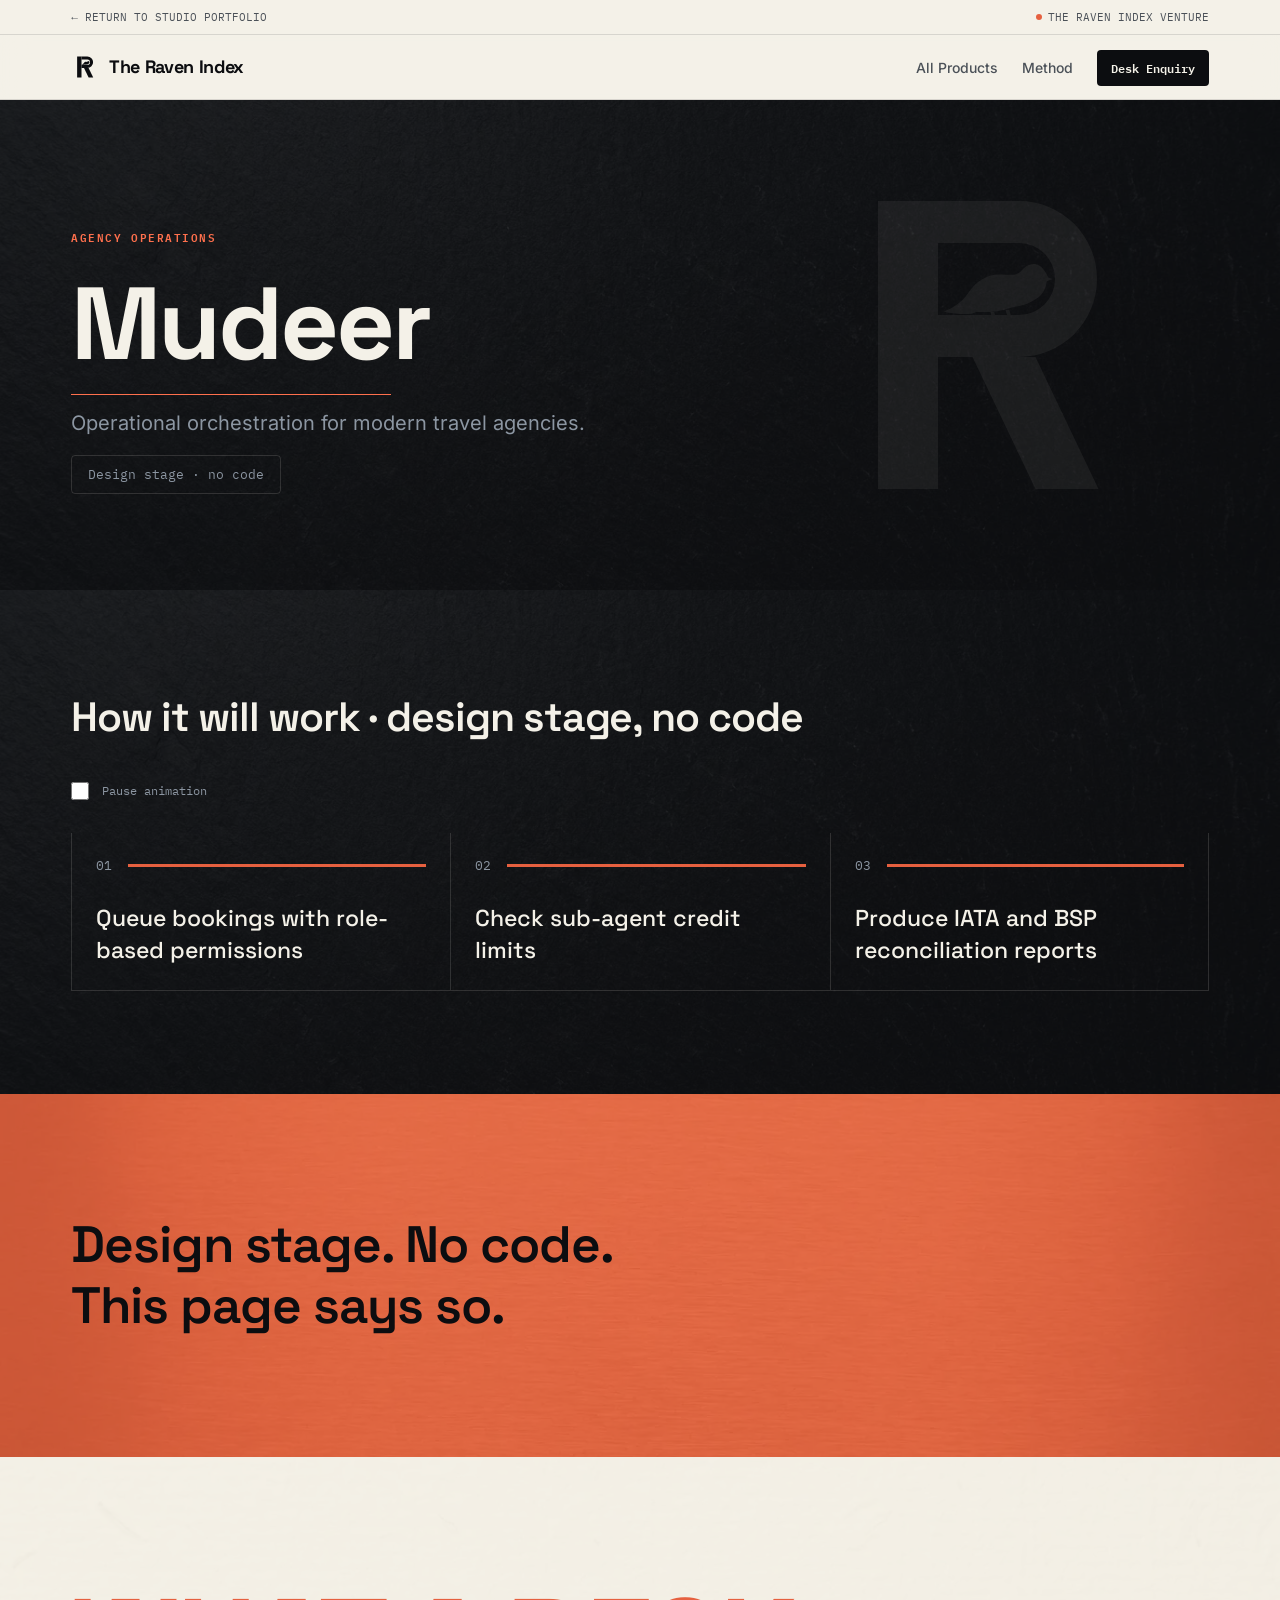
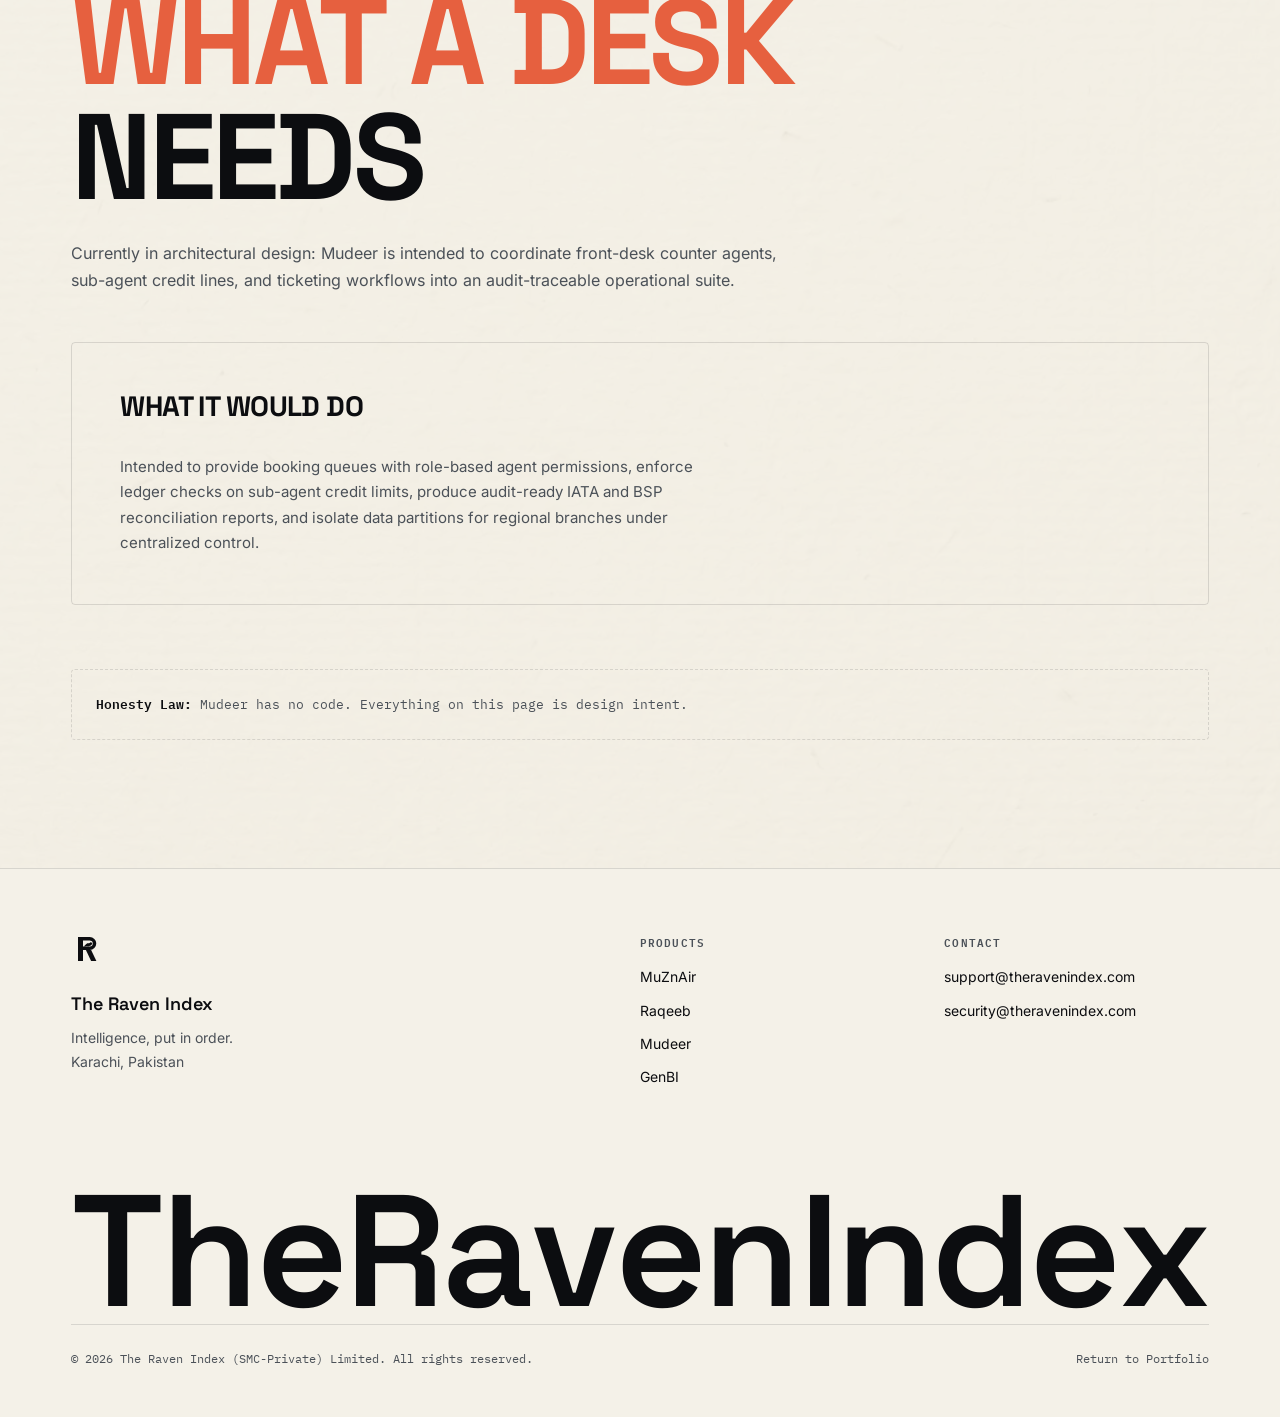
<file: products/mudeer.html>
<!DOCTYPE html>
<html lang="en">
<head>
  <meta charset="UTF-8">
  <meta name="viewport" content="width=device-width, initial-scale=1.0">
  <title>Mudeer · The Raven Index</title>
  <meta name="description" content="Mudeer is designed for agency operations: counter desk management and sub-agent ticketing. A product of The Raven Index.">
  <link rel="preload" href="../assets/fonts/space-grotesk-var.woff2" as="font" type="font/woff2" crossorigin>
  <link rel="preload" href="../assets/fonts/inter-var.woff2" as="font" type="font/woff2" crossorigin>
  <link rel="canonical" href="https://theravenindex.com/products/mudeer.html">
  <meta property="og:title" content="Mudeer · The Raven Index">
  <meta property="og:description" content="Mudeer is designed for agency operations: counter desk management and sub-agent ticketing. A product of The Raven Index.">
  <meta property="og:type" content="website">
  <meta property="og:url" content="https://theravenindex.com/products/mudeer.html">
  <meta property="og:image" content="https://theravenindex.com/assets/og-home.jpg">
  <meta property="og:image:width" content="1200">
  <meta property="og:image:height" content="630">
  <meta name="twitter:card" content="summary_large_image">
  <link rel="icon" type="image/svg+xml" href="../assets/tri-favicon.svg">
  <link rel="stylesheet" href="../assets/tri.css?v=20260923">
</head>
<body>
  <a class="skip-link" href="#main">Skip to content</a>

  <aside class="util-bar" aria-label="Product Navigation">
    <div class="wrap util-inner">
      <div><a href="../index.html" style="color: inherit; text-decoration: none;">&larr; RETURN TO STUDIO PORTFOLIO</a></div>
      <div class="status-pill">
        <span class="status-dot"></span>
        <span>THE RAVEN INDEX VENTURE</span>
      </div>
    </div>
  </aside>

  <header>
    <div class="wrap nav-inner">
      <a href="../index.html" class="logo-slot">
        <svg class="logo-img" aria-hidden="true" focusable="false" xmlns="http://www.w3.org/2000/svg" viewBox="0 0 512 512">
        <g fill="currentColor">
        <path d="M112 64 H192 V448 H112 Z"/>
        <path fill-rule="evenodd" d="M192 64 H300 A104 104 0 0 1 300 272 H192 Z M192 120 H300 A48 48 0 0 1 300 216 H192 Z"/>
        <path d="M238 272 H322 L406 448 H322 Z"/>
        <path d="M200 211 C212 207 224 199 232 187 C242 172 256 162 274 162 C288 162 297 165 304 156 C311 148 320 146 327 150 C332 153 336 159 339 166 L345 168 L337 171 C336 181 331 190 322 195 C314 201 302 204 291 206 C284 208 277 210 271 211 L261 212 L250 212 L243 212 L238 214 C231 215 222 215 215 214 C208 213 203 213 200 211 Z"/>
        <path d="M262 212 L263 216 H268 L267 212 Z M282 209 L284 216 H289 L287 209 Z"/>
        </g>
        <circle cx="322" cy="160" r="3.5" fill="var(--paper)"/>
        </svg>
        <span class="brand-wordmark">The Raven Index</span>
      </a>
      <nav>
        <ul>
          <li><a href="../index.html#products">All Products</a></li>
          <li><a href="../index.html#method">Method</a></li>
          <li><a href="mailto:support@theravenindex.com" class="nav-cta">Desk Enquiry</a></li>
        </ul>
        <details class="nav-menu">
          <summary>Menu</summary>
          <ul class="nav-menu-list">
            <li><a href="../index.html#products">All Products</a></li>
            <li><a href="../index.html#method">Method</a></li>
            <li><a href="mailto:support@theravenindex.com" class="nav-cta">Desk Enquiry</a></li>
          </ul>
        </details>
      </nav>
    </div>
  </header>

  <main id="main">
    <section class="hero">
      <svg class="hero-mark" aria-hidden="true" focusable="false" xmlns="http://www.w3.org/2000/svg" viewBox="0 0 512 512">
        <g fill="currentColor">
        <path d="M112 64 H192 V448 H112 Z"/>
        <path fill-rule="evenodd" d="M192 64 H300 A104 104 0 0 1 300 272 H192 Z M192 120 H300 A48 48 0 0 1 300 216 H192 Z"/>
        <path d="M238 272 H322 L406 448 H322 Z"/>
        <path d="M200 211 C212 207 224 199 232 187 C242 172 256 162 274 162 C288 162 297 165 304 156 C311 148 320 146 327 150 C332 153 336 159 339 166 L345 168 L337 171 C336 181 331 190 322 195 C314 201 302 204 291 206 C284 208 277 210 271 211 L261 212 L250 212 L243 212 L238 214 C231 215 222 215 215 214 C208 213 203 213 200 211 Z"/>
        <path d="M262 212 L263 216 H268 L267 212 Z M282 209 L284 216 H289 L287 209 Z"/>
        </g>
      </svg>
      <div class="wrap">
        <p class="eyebrow">Agency Operations</p>
        <h1>Mudeer</h1>
        <p class="hero-lede">Operational orchestration for modern travel agencies.</p>
        <span class="honesty-badge">Design stage &middot; no code</span>
      </div>
    </section>

    <section id="how-it-works" class="flow-section ink-ground" aria-labelledby="flow-title">
      <div class="wrap">
        <h2 id="flow-title" class="flow-title">How it will work · design stage, no code</h2>
        <div class="flow" style="--steps: 3; --cycle: 9s">
          <input class="flow-pause" type="checkbox" id="pause-mudeer">
          <label class="flow-control" for="pause-mudeer">Pause animation</label>
          <ol class="flow-steps" role="list">
          <li class="flow-step" style="--step: 0">
            <span class="flow-mark" aria-hidden="true">01<span class="flow-rail"></span></span>
            <p>Queue bookings with role-based permissions</p>
          </li>
          <li class="flow-step" style="--step: 1">
            <span class="flow-mark" aria-hidden="true">02<span class="flow-rail"></span></span>
            <p>Check sub-agent credit limits</p>
          </li>
          <li class="flow-step" style="--step: 2">
            <span class="flow-mark" aria-hidden="true">03<span class="flow-rail"></span></span>
            <p>Produce IATA and BSP reconciliation reports</p>
          </li>
          </ol>
        </div>
      </div>
    </section>

    <!-- Colour band -->
    <div class="band band--copper">
      <div class="wrap">
        <p class="band-text">Design stage. No code. This page says so.</p>
      </div>
    </div>

    <section style="padding: clamp(80px, 10vw, 140px) 0;">
      <div class="wrap">
        <h2 class="section-display reveal">
          <span class="section-display-line section-display-line--copper">What a desk</span>
          <span class="section-display-line section-display-line--ink">Needs</span>
        </h2>
        <p class="section-desc reveal">Currently in architectural design: Mudeer is intended to coordinate front-desk counter agents, sub-agent credit lines, and ticketing workflows into an audit-traceable operational suite.</p>

        <div class="intent-block reveal">
          <h3 class="intent-block-heading">What it would do</h3>
          <p style="font-size: 15px; color: var(--steel); line-height: 1.7; max-width: 64ch;">Intended to provide booking queues with role-based agent permissions, enforce ledger checks on sub-agent credit limits, produce audit-ready IATA and BSP reconciliation reports, and isolate data partitions for regional branches under centralized control.</p>
        </div>

        <div class="honesty-box reveal">
          <b>Honesty Law:</b> Mudeer has no code. Everything on this page is design intent.
        </div>
      </div>
    </section>
  </main>

  <footer>
    <div class="wrap">
      <div class="footer-grid">
        <div class="footer-brand">
          <svg class="footer-mark" aria-hidden="true" focusable="false" xmlns="http://www.w3.org/2000/svg" viewBox="0 0 512 512">
            <g fill="currentColor">
            <path d="M112 64 H192 V448 H112 Z"/>
            <path fill-rule="evenodd" d="M192 64 H300 A104 104 0 0 1 300 272 H192 Z M192 120 H300 A48 48 0 0 1 300 216 H192 Z"/>
            <path d="M238 272 H322 L406 448 H322 Z"/>
            <path d="M200 211 C212 207 224 199 232 187 C242 172 256 162 274 162 C288 162 297 165 304 156 C311 148 320 146 327 150 C332 153 336 159 339 166 L345 168 L337 171 C336 181 331 190 322 195 C314 201 302 204 291 206 C284 208 277 210 271 211 L261 212 L250 212 L243 212 L238 214 C231 215 222 215 215 214 C208 213 203 213 200 211 Z"/>
            <path d="M262 212 L263 216 H268 L267 212 Z M282 209 L284 216 H289 L287 209 Z"/>
            </g>
          </svg>
          <h3>The Raven Index</h3>
          <p>Intelligence, put in order.</p>
          <p>Karachi, Pakistan</p>
        </div>
        <div class="footer-col">
          <h3>Products</h3>
          <a href="muznair.html">MuZnAir</a>
          <a href="raqeeb.html">Raqeeb</a>
          <a href="mudeer.html">Mudeer</a>
          <a href="genbi.html">GenBI</a>
        </div>
        <div class="footer-col">
          <h3>Contact</h3>
          <a href="mailto:support@theravenindex.com">support@theravenindex.com</a>
          <a href="mailto:security@theravenindex.com">security@theravenindex.com</a>
        </div>
      </div>

      <div class="footer-wordmark" role="img" aria-label="The Raven Index">
        <div class="footer-wordmark-text" aria-hidden="true"><span style="--i:0">T</span><span style="--i:1">h</span><span style="--i:2">e</span><span class="footer-wordmark-space" style="--i:3"></span><span style="--i:4">R</span><span style="--i:5">a</span><span style="--i:6">v</span><span style="--i:7">e</span><span style="--i:8">n</span><span class="footer-wordmark-space" style="--i:9"></span><span style="--i:10">I</span><span style="--i:11">n</span><span style="--i:12">d</span><span style="--i:13">e</span><span style="--i:14">x</span></div>
      </div>

      <div class="footer-bottom">
        <div>&copy; 2026 The Raven Index (SMC-Private) Limited. All rights reserved.</div>
        <div><a href="../index.html" style="color: inherit; text-decoration: none;">Return to Portfolio</a></div>
      </div>
    </div>
  </footer>

  <a class="to-top" href="#main" aria-label="Back to top">&uarr;</a>
</body>
</html>
</file>
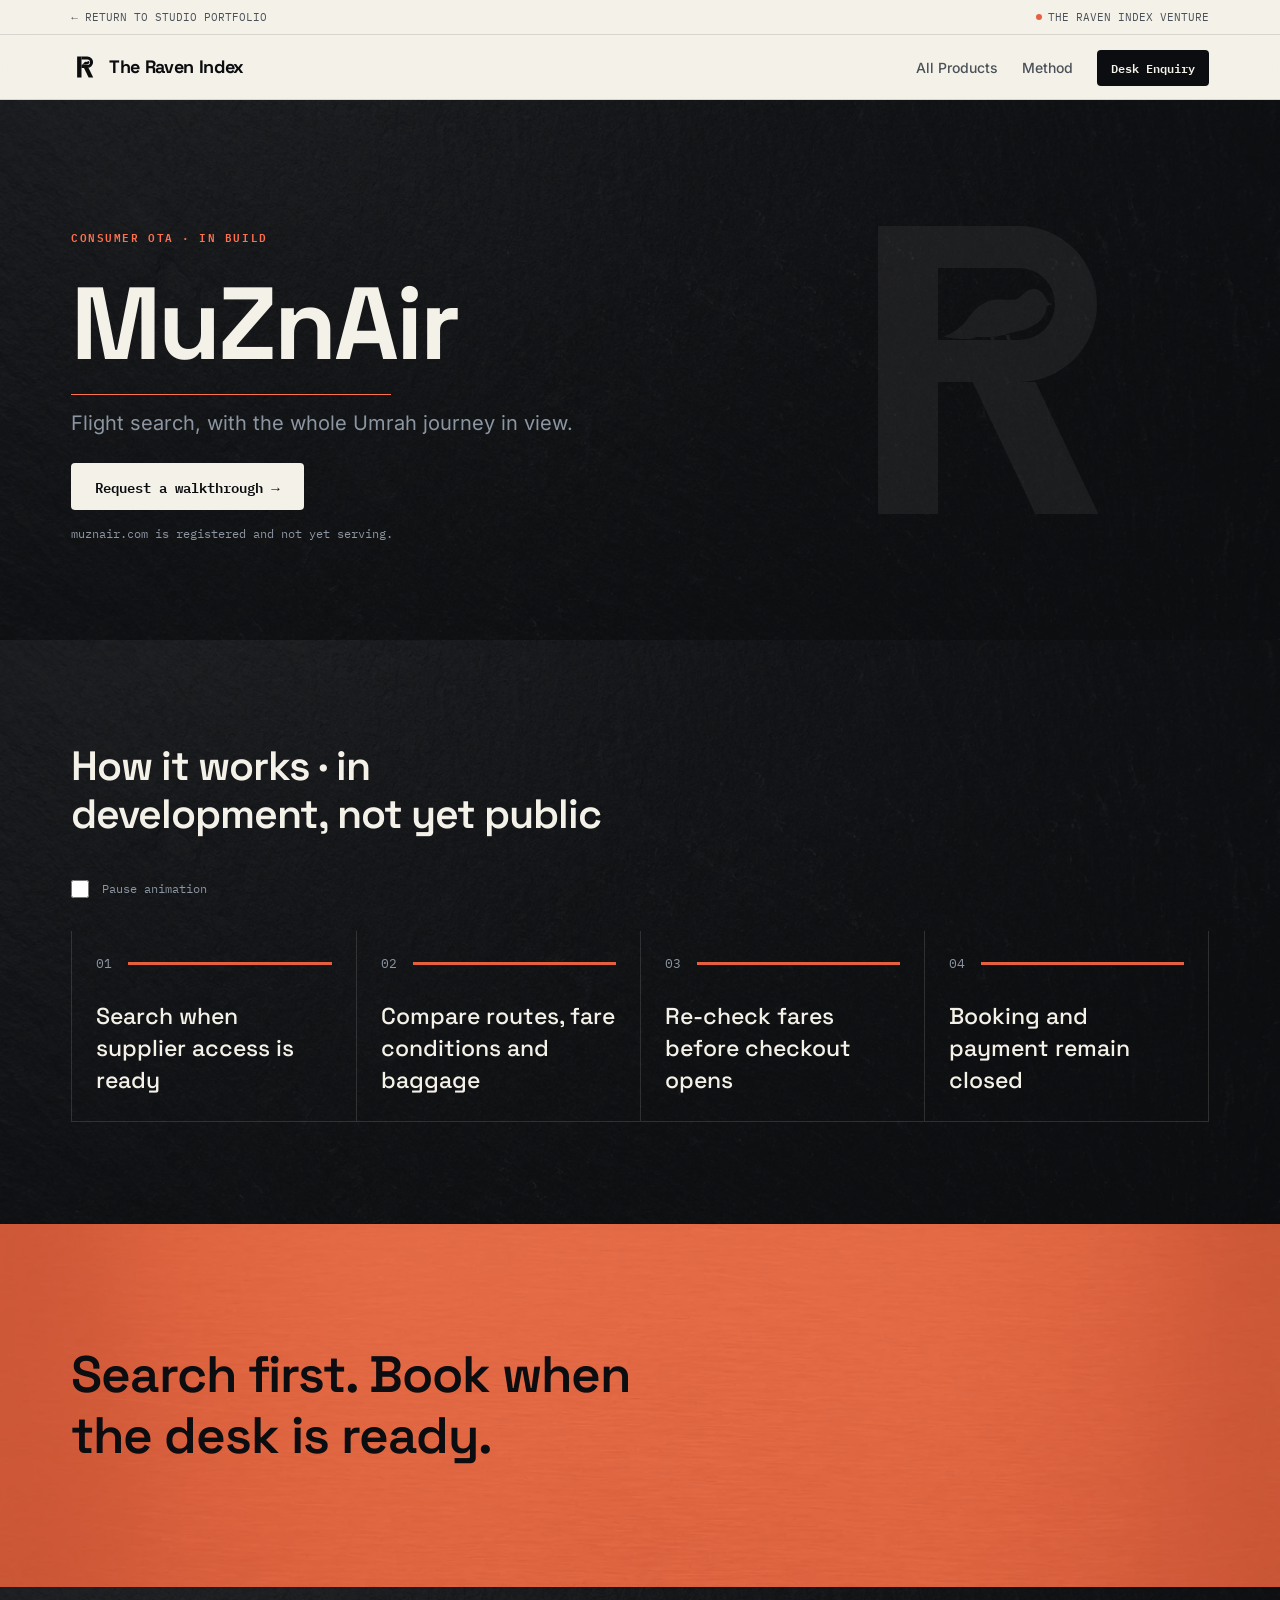
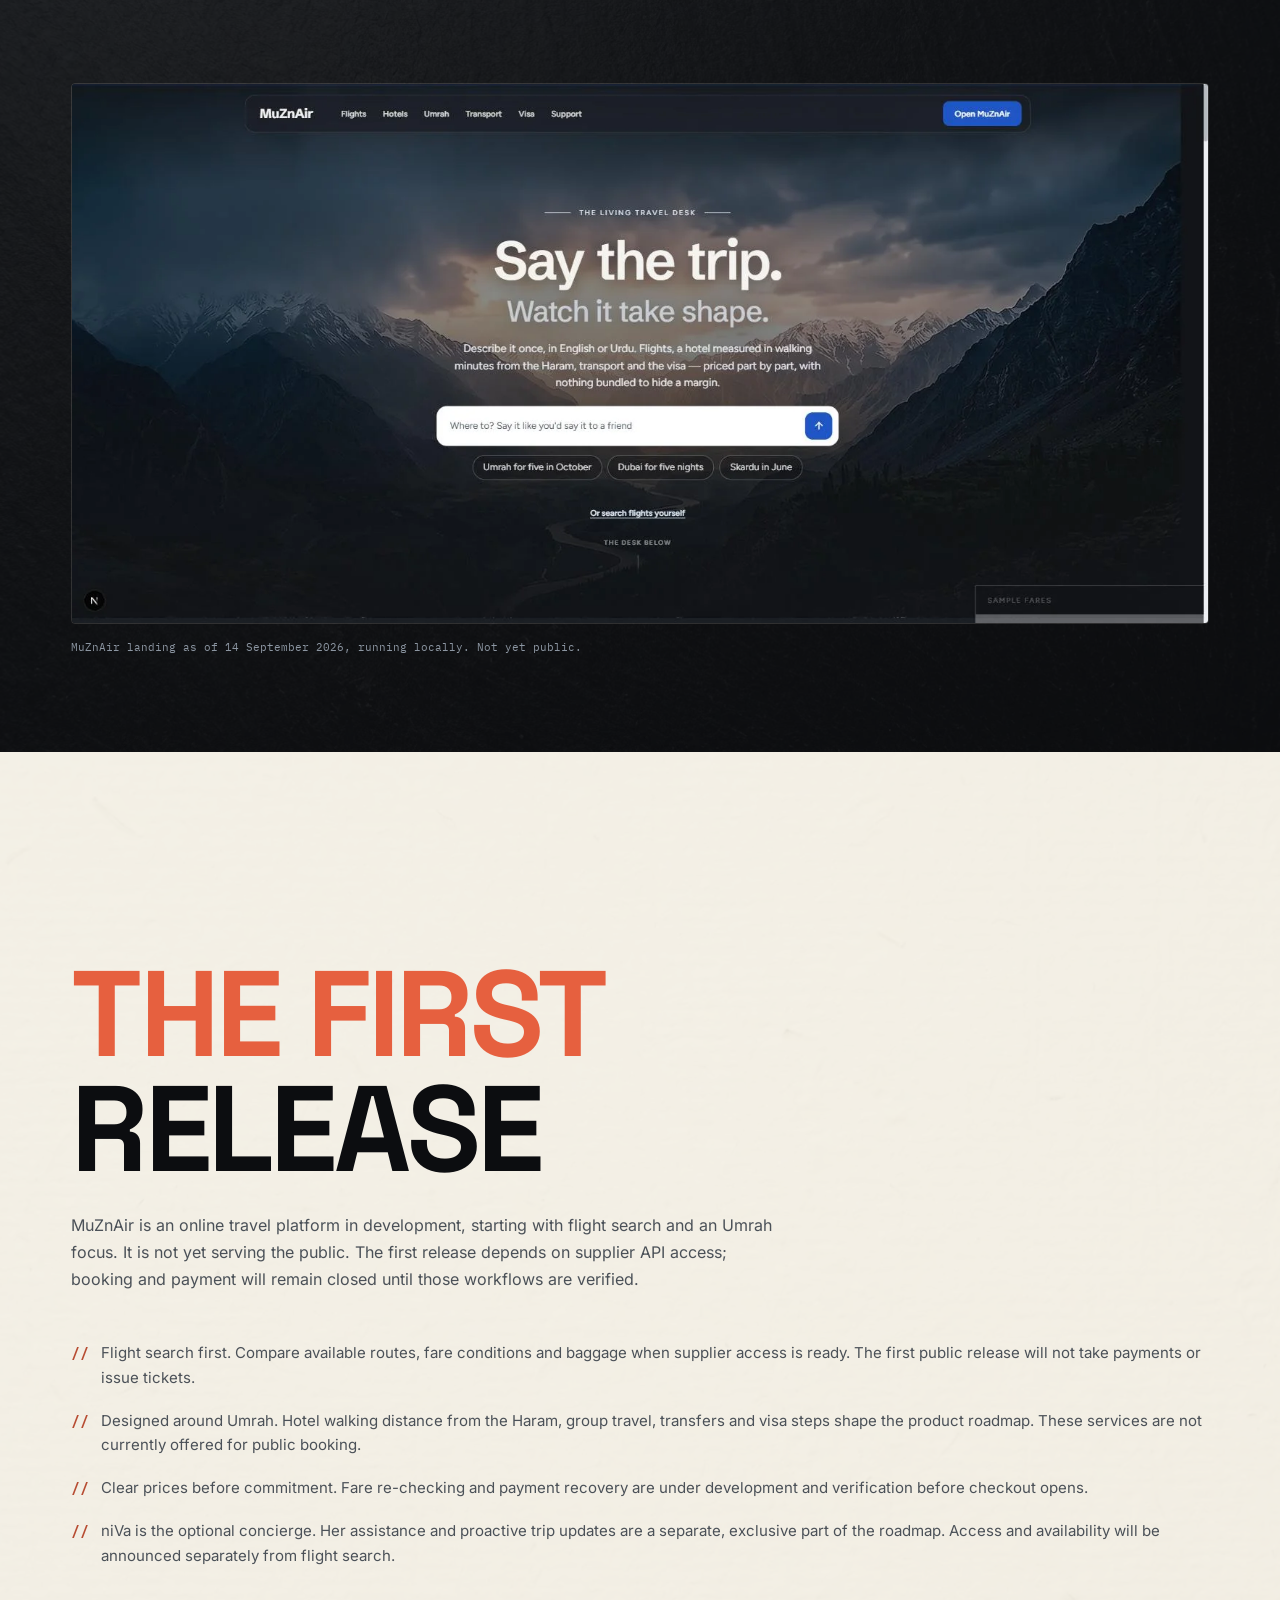
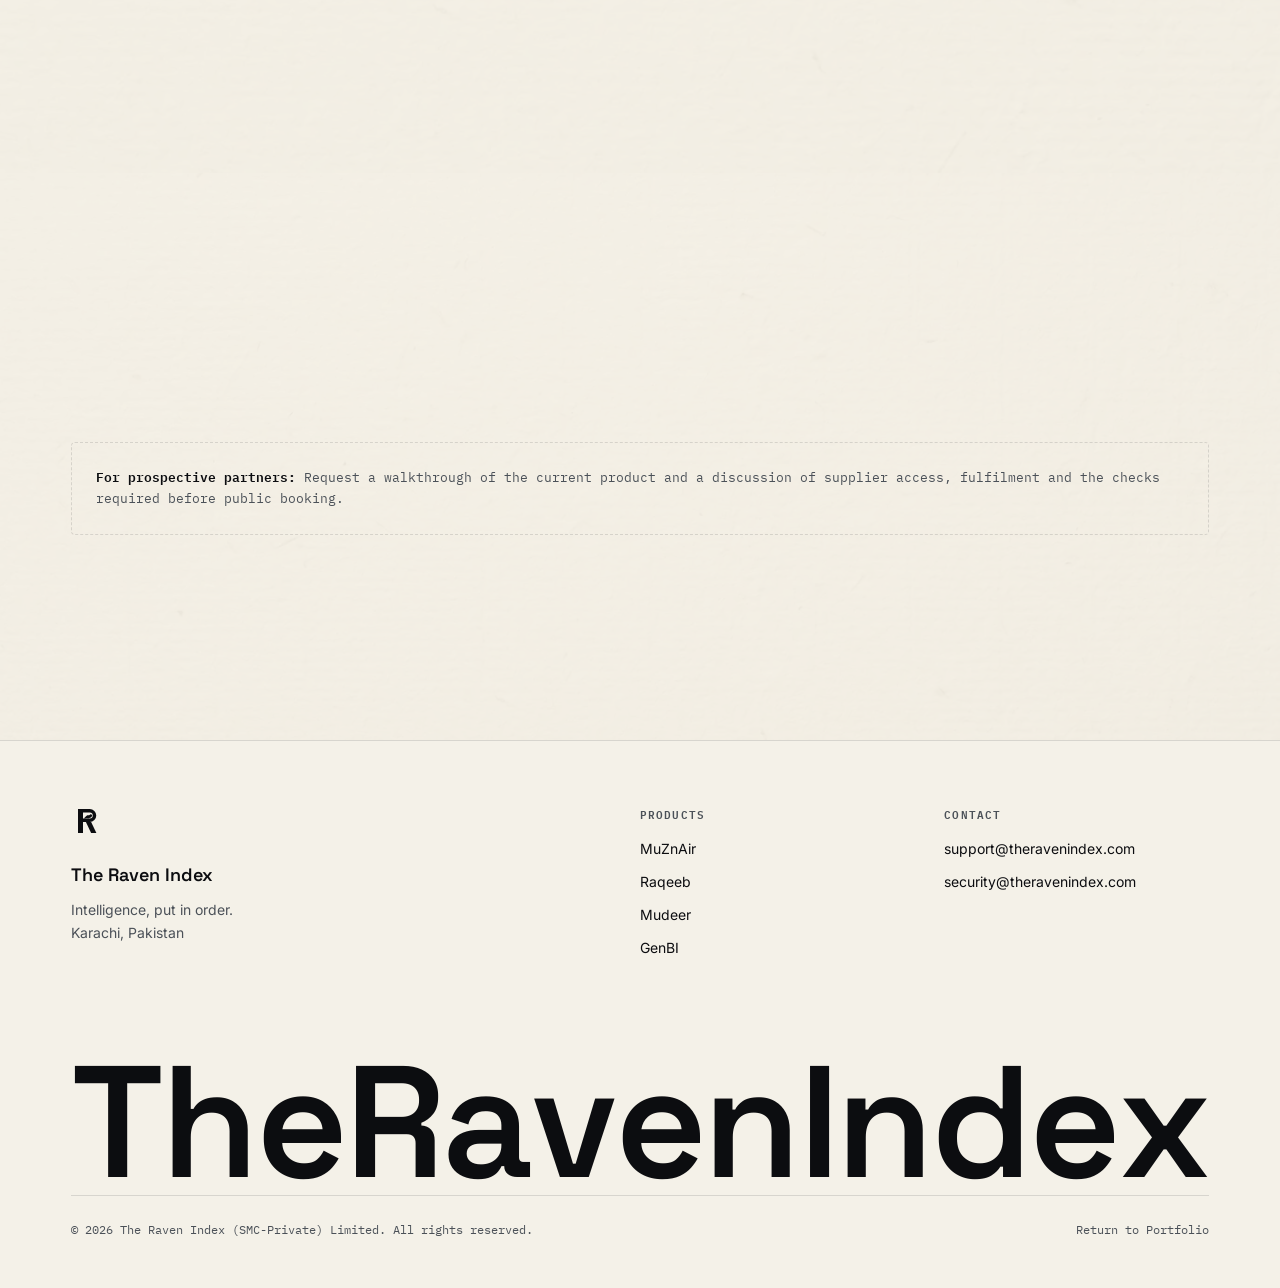
<file: products/muznair.html>
<!DOCTYPE html>
<html lang="en">
<head>
  <meta charset="UTF-8">
  <meta name="viewport" content="width=device-width, initial-scale=1.0">
  <title>MuZnAir · The Raven Index</title>
  <meta name="description" content="MuZnAir is a travel platform in development with an Umrah focus. Flight search is planned for its first public release, with checkout closed. Request a walkthrough from The Raven Index.">
  <link rel="preload" href="../assets/fonts/space-grotesk-var.woff2" as="font" type="font/woff2" crossorigin>
  <link rel="preload" href="../assets/fonts/inter-var.woff2" as="font" type="font/woff2" crossorigin>
  <link rel="canonical" href="https://theravenindex.com/products/muznair.html">
  <meta property="og:title" content="MuZnAir · The Raven Index">
  <meta property="og:description" content="A travel platform in development with an Umrah focus. Flight search first, checkout closed. Request a walkthrough from The Raven Index.">
  <meta property="og:type" content="website">
  <meta property="og:url" content="https://theravenindex.com/products/muznair.html">
  <meta property="og:image" content="https://theravenindex.com/assets/og-home.jpg">
  <meta property="og:image:width" content="1200">
  <meta property="og:image:height" content="630">
  <meta name="twitter:card" content="summary_large_image">
  <link rel="icon" type="image/svg+xml" href="../assets/tri-favicon.svg">
  <link rel="stylesheet" href="../assets/tri.css?v=20260923">
</head>
<body>
  <a class="skip-link" href="#main">Skip to content</a>

  <aside class="util-bar" aria-label="Product Navigation">
    <div class="wrap util-inner">
      <div><a href="../index.html" style="color: inherit; text-decoration: none;">&larr; RETURN TO STUDIO PORTFOLIO</a></div>
      <div class="status-pill">
        <span class="status-dot"></span>
        <span>THE RAVEN INDEX VENTURE</span>
      </div>
    </div>
  </aside>

  <header>
    <div class="wrap nav-inner">
      <a href="../index.html" class="logo-slot">
        <svg class="logo-img" aria-hidden="true" focusable="false" xmlns="http://www.w3.org/2000/svg" viewBox="0 0 512 512">
        <g fill="currentColor">
        <path d="M112 64 H192 V448 H112 Z"/>
        <path fill-rule="evenodd" d="M192 64 H300 A104 104 0 0 1 300 272 H192 Z M192 120 H300 A48 48 0 0 1 300 216 H192 Z"/>
        <path d="M238 272 H322 L406 448 H322 Z"/>
        <path d="M200 211 C212 207 224 199 232 187 C242 172 256 162 274 162 C288 162 297 165 304 156 C311 148 320 146 327 150 C332 153 336 159 339 166 L345 168 L337 171 C336 181 331 190 322 195 C314 201 302 204 291 206 C284 208 277 210 271 211 L261 212 L250 212 L243 212 L238 214 C231 215 222 215 215 214 C208 213 203 213 200 211 Z"/>
        <path d="M262 212 L263 216 H268 L267 212 Z M282 209 L284 216 H289 L287 209 Z"/>
        </g>
        <circle cx="322" cy="160" r="3.5" fill="var(--paper)"/>
        </svg>
        <span class="brand-wordmark">The Raven Index</span>
      </a>
      <nav>
        <ul>
          <li><a href="../index.html#products">All Products</a></li>
          <li><a href="../index.html#method">Method</a></li>
          <li><a href="mailto:support@theravenindex.com" class="nav-cta">Desk Enquiry</a></li>
        </ul>
        <details class="nav-menu">
          <summary>Menu</summary>
          <ul class="nav-menu-list">
            <li><a href="../index.html#products">All Products</a></li>
            <li><a href="../index.html#method">Method</a></li>
            <li><a href="mailto:support@theravenindex.com" class="nav-cta">Desk Enquiry</a></li>
          </ul>
        </details>
      </nav>
    </div>
  </header>

  <main id="main">
    <section class="hero">
      <svg class="hero-mark" aria-hidden="true" focusable="false" xmlns="http://www.w3.org/2000/svg" viewBox="0 0 512 512">
        <g fill="currentColor">
        <path d="M112 64 H192 V448 H112 Z"/>
        <path fill-rule="evenodd" d="M192 64 H300 A104 104 0 0 1 300 272 H192 Z M192 120 H300 A48 48 0 0 1 300 216 H192 Z"/>
        <path d="M238 272 H322 L406 448 H322 Z"/>
        <path d="M200 211 C212 207 224 199 232 187 C242 172 256 162 274 162 C288 162 297 165 304 156 C311 148 320 146 327 150 C332 153 336 159 339 166 L345 168 L337 171 C336 181 331 190 322 195 C314 201 302 204 291 206 C284 208 277 210 271 211 L261 212 L250 212 L243 212 L238 214 C231 215 222 215 215 214 C208 213 203 213 200 211 Z"/>
        <path d="M262 212 L263 216 H268 L267 212 Z M282 209 L284 216 H289 L287 209 Z"/>
        </g>
      </svg>
      <div class="wrap">
        <p class="eyebrow">Consumer OTA &middot; In build</p>
        <h1>MuZnAir</h1>
        <p class="hero-lede">Flight search, with the whole Umrah journey in view.</p>
        <a href="mailto:support@theravenindex.com?subject=MuZnAir%20walkthrough" class="nav-cta" style="font-size: 14px; padding: 12px 24px; display: inline-block; margin-top: 24px; background: var(--paper-on-ink); color: var(--ink-ground);">Request a walkthrough &rarr;</a>
        <p style="font-family: var(--font-mono); font-size: 12px; color: var(--steel-on-ink); margin-top: 14px;">muznair.com is registered and not yet serving.</p>
      </div>
    </section>

    <section id="how-it-works" class="flow-section ink-ground" aria-labelledby="flow-title">
      <div class="wrap">
        <h2 id="flow-title" class="flow-title">How it works · in development, not yet public</h2>
        <div class="flow" style="--steps: 4; --cycle: 12s">
          <input class="flow-pause" type="checkbox" id="pause-muznair">
          <label class="flow-control" for="pause-muznair">Pause animation</label>
          <ol class="flow-steps" role="list">
          <li class="flow-step" style="--step: 0">
            <span class="flow-mark" aria-hidden="true">01<span class="flow-rail"></span></span>
            <p>Search when supplier access is ready</p>
          </li>
          <li class="flow-step" style="--step: 1">
            <span class="flow-mark" aria-hidden="true">02<span class="flow-rail"></span></span>
            <p>Compare routes, fare conditions and baggage</p>
          </li>
          <li class="flow-step" style="--step: 2">
            <span class="flow-mark" aria-hidden="true">03<span class="flow-rail"></span></span>
            <p>Re-check fares before checkout opens</p>
          </li>
          <li class="flow-step" style="--step: 3">
            <span class="flow-mark" aria-hidden="true">04<span class="flow-rail"></span></span>
            <p>Booking and payment remain closed</p>
          </li>
          </ol>
        </div>
      </div>
    </section>

    <!-- Colour band -->
    <div class="band band--copper">
      <div class="wrap">
        <p class="band-text">Search first. Book when the desk is ready.</p>
      </div>
    </div>

    <!-- Full-width product plate -->
    <section class="ink-ground" style="padding-top: clamp(64px, 8vw, 96px); padding-bottom: clamp(64px, 8vw, 96px);">
      <div class="wrap">
        <figure class="plate-full reveal" style="margin: 0;">
          <div class="product-plate">
            <img src="../assets/muznair-landing.webp?v=4" width="1568" height="744" loading="lazy"
                 alt="The MuZnAir landing page: a graphite hero reading Say the trip. Watch it take shape, with a single ask field and three starter prompts beneath it.">
          </div>
          <p class="plate-caption">MuZnAir landing as of 14 September 2026, running locally. Not yet public.</p>
        </figure>
      </div>
    </section>

    <section>
      <div class="wrap">
        <h2 class="section-display reveal">
          <span class="section-display-line section-display-line--copper">The first</span>
          <span class="section-display-line section-display-line--ink">Release</span>
        </h2>
        <p class="section-desc reveal">MuZnAir is an online travel platform in development, starting with flight search and an Umrah focus. It is not yet serving the public. The first release depends on supplier API access; booking and payment will remain closed until those workflows are verified.</p>

        <ul class="feature-list reveal-stagger">
          <li class="feature-line reveal"><span>//</span> Flight search first. Compare available routes, fare conditions and baggage when supplier access is ready. The first public release will not take payments or issue tickets.</li>
          <li class="feature-line reveal"><span>//</span> Designed around Umrah. Hotel walking distance from the Haram, group travel, transfers and visa steps shape the product roadmap. These services are not currently offered for public booking.</li>
          <li class="feature-line reveal"><span>//</span> Clear prices before commitment. Fare re-checking and payment recovery are under development and verification before checkout opens.</li>
          <li class="feature-line reveal"><span>//</span> niVa is the optional concierge. Her assistance and proactive trip updates are a separate, exclusive part of the roadmap. Access and availability will be announced separately from flight search.</li>
        </ul>
      </div>
    </section>

    <section>
      <div class="wrap">
        <div class="honesty-box reveal">
          <b>For prospective partners:</b> Request a walkthrough of the current product and a discussion of supplier access, fulfilment and the checks required before public booking.
        </div>
      </div>
    </section>
  </main>

  <footer>
    <div class="wrap">
      <div class="footer-grid">
        <div class="footer-brand">
          <svg class="footer-mark" aria-hidden="true" focusable="false" xmlns="http://www.w3.org/2000/svg" viewBox="0 0 512 512">
            <g fill="currentColor">
            <path d="M112 64 H192 V448 H112 Z"/>
            <path fill-rule="evenodd" d="M192 64 H300 A104 104 0 0 1 300 272 H192 Z M192 120 H300 A48 48 0 0 1 300 216 H192 Z"/>
            <path d="M238 272 H322 L406 448 H322 Z"/>
            <path d="M200 211 C212 207 224 199 232 187 C242 172 256 162 274 162 C288 162 297 165 304 156 C311 148 320 146 327 150 C332 153 336 159 339 166 L345 168 L337 171 C336 181 331 190 322 195 C314 201 302 204 291 206 C284 208 277 210 271 211 L261 212 L250 212 L243 212 L238 214 C231 215 222 215 215 214 C208 213 203 213 200 211 Z"/>
            <path d="M262 212 L263 216 H268 L267 212 Z M282 209 L284 216 H289 L287 209 Z"/>
            </g>
          </svg>
          <h3>The Raven Index</h3>
          <p>Intelligence, put in order.</p>
          <p>Karachi, Pakistan</p>
        </div>
        <div class="footer-col">
          <h3>Products</h3>
          <a href="muznair.html">MuZnAir</a>
          <a href="raqeeb.html">Raqeeb</a>
          <a href="mudeer.html">Mudeer</a>
          <a href="genbi.html">GenBI</a>
        </div>
        <div class="footer-col">
          <h3>Contact</h3>
          <a href="mailto:support@theravenindex.com">support@theravenindex.com</a>
          <a href="mailto:security@theravenindex.com">security@theravenindex.com</a>
        </div>
      </div>

      <div class="footer-wordmark" role="img" aria-label="The Raven Index">
        <div class="footer-wordmark-text" aria-hidden="true"><span style="--i:0">T</span><span style="--i:1">h</span><span style="--i:2">e</span><span class="footer-wordmark-space" style="--i:3"></span><span style="--i:4">R</span><span style="--i:5">a</span><span style="--i:6">v</span><span style="--i:7">e</span><span style="--i:8">n</span><span class="footer-wordmark-space" style="--i:9"></span><span style="--i:10">I</span><span style="--i:11">n</span><span style="--i:12">d</span><span style="--i:13">e</span><span style="--i:14">x</span></div>
      </div>

      <div class="footer-bottom">
        <div>&copy; 2026 The Raven Index (SMC-Private) Limited. All rights reserved.</div>
        <div><a href="../index.html" style="color: inherit; text-decoration: none;">Return to Portfolio</a></div>
      </div>
    </div>
  </footer>

  <a class="to-top" href="#main" aria-label="Back to top">&uarr;</a>
</body>
</html>
</file>
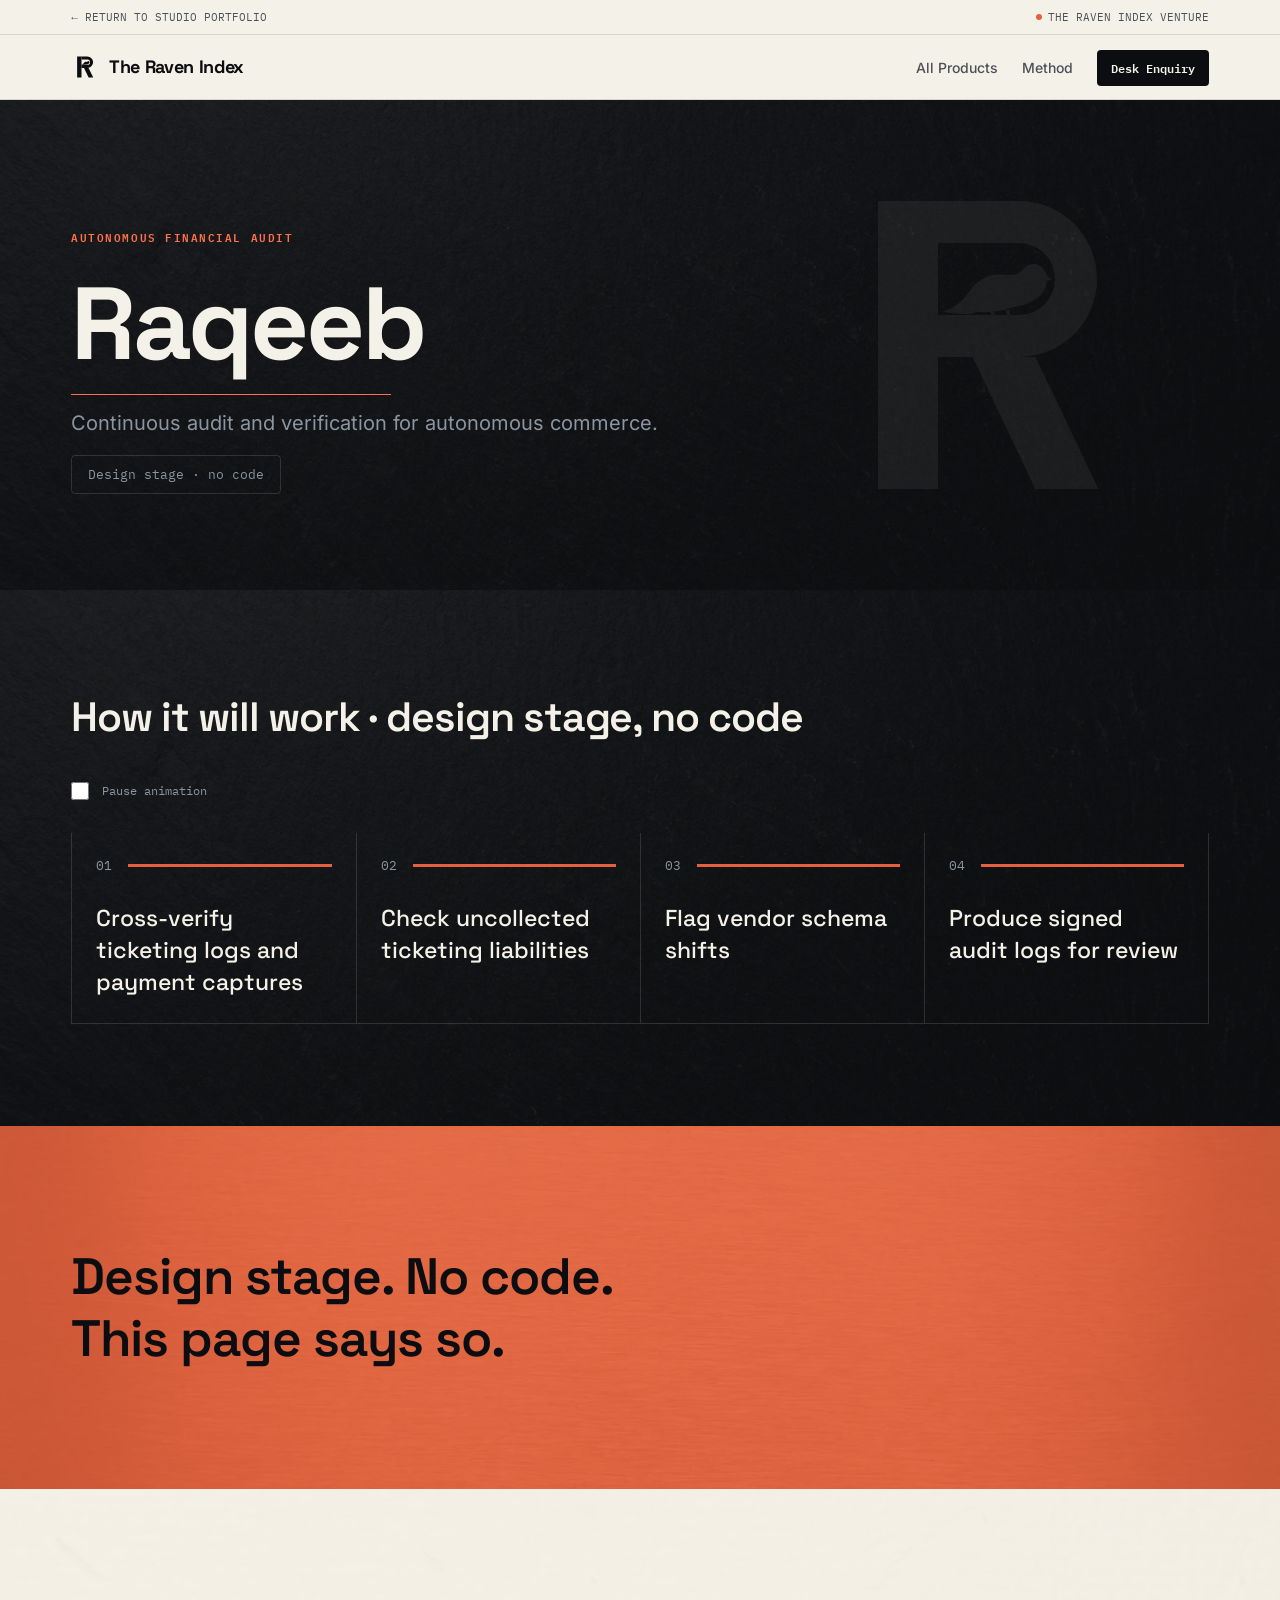
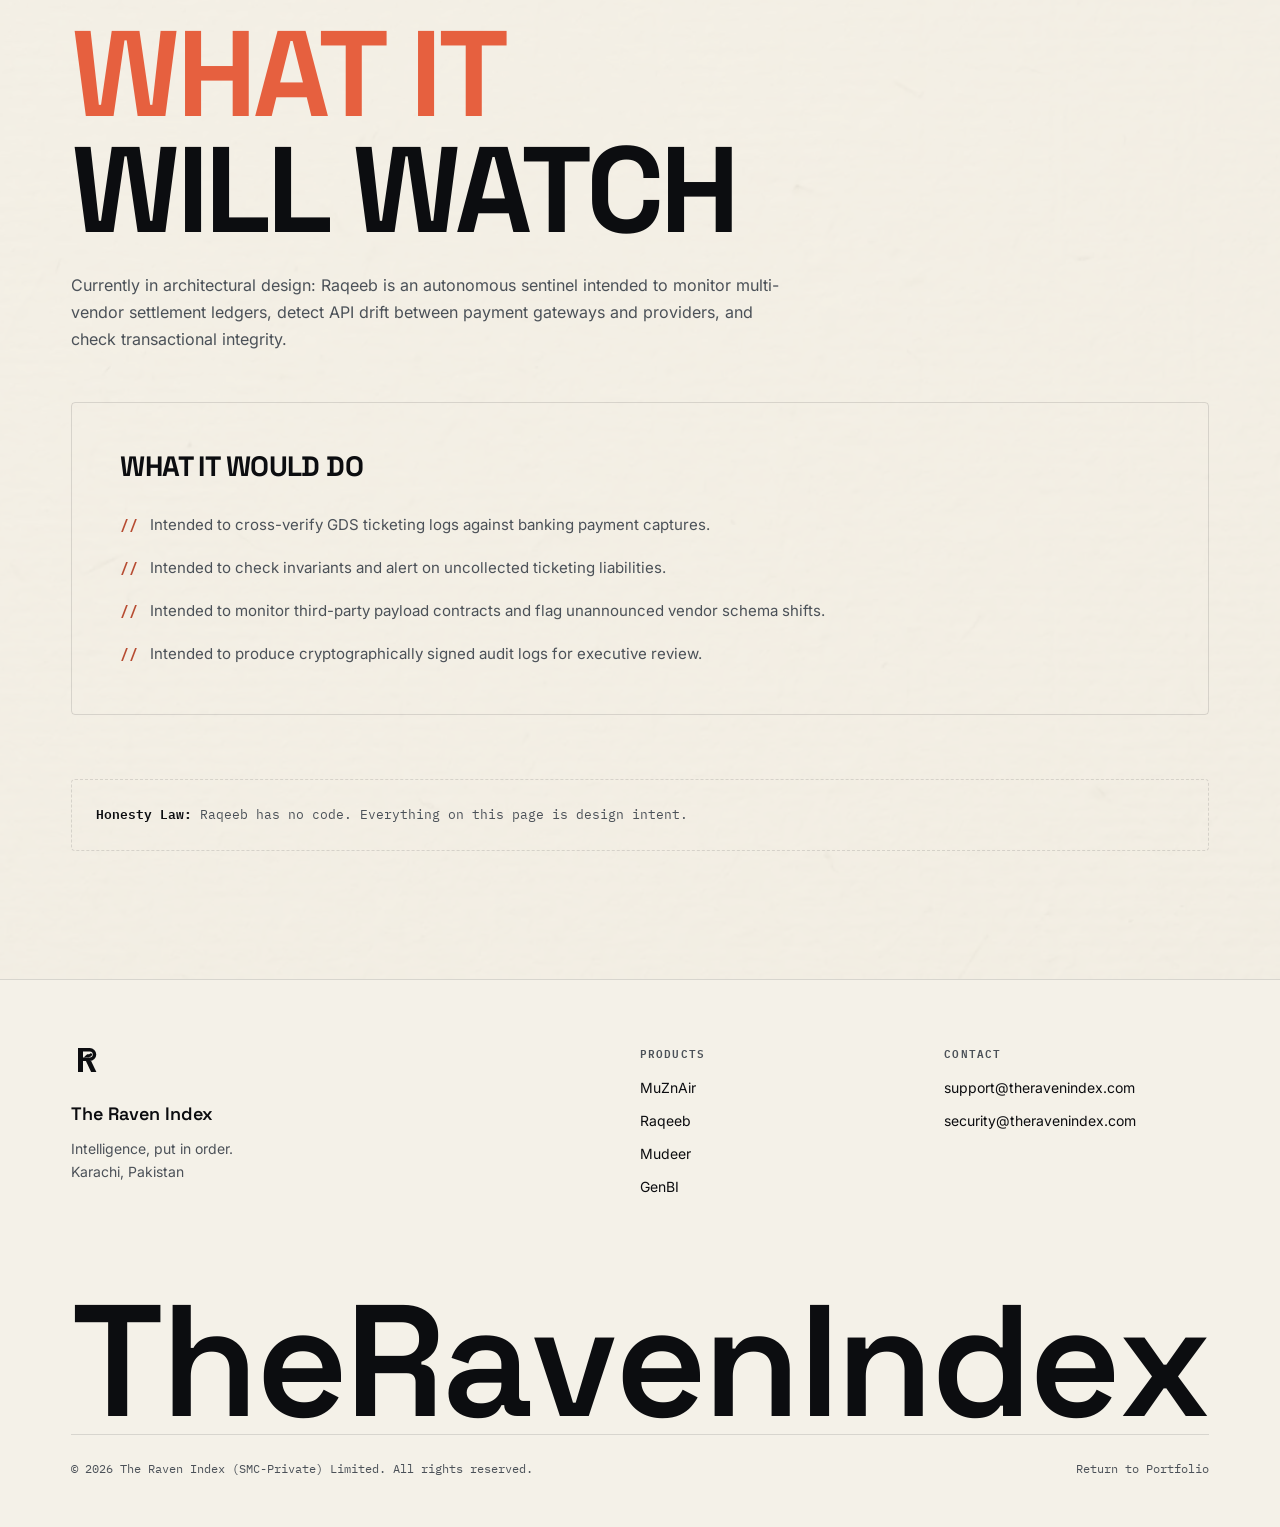
<file: products/raqeeb.html>
<!DOCTYPE html>
<html lang="en">
<head>
  <meta charset="UTF-8">
  <meta name="viewport" content="width=device-width, initial-scale=1.0">
  <title>Raqeeb · The Raven Index</title>
  <meta name="description" content="Raqeeb is an autonomous operational sentinel designed for transaction reconciliation and ledger auditing. A product of The Raven Index.">
  <link rel="preload" href="../assets/fonts/space-grotesk-var.woff2" as="font" type="font/woff2" crossorigin>
  <link rel="preload" href="../assets/fonts/inter-var.woff2" as="font" type="font/woff2" crossorigin>
  <link rel="canonical" href="https://theravenindex.com/products/raqeeb.html">
  <meta property="og:title" content="Raqeeb · The Raven Index">
  <meta property="og:description" content="Raqeeb is an autonomous operational sentinel designed for transaction reconciliation and ledger auditing. A product of The Raven Index.">
  <meta property="og:type" content="website">
  <meta property="og:url" content="https://theravenindex.com/products/raqeeb.html">
  <meta property="og:image" content="https://theravenindex.com/assets/og-home.jpg">
  <meta property="og:image:width" content="1200">
  <meta property="og:image:height" content="630">
  <meta name="twitter:card" content="summary_large_image">
  <link rel="icon" type="image/svg+xml" href="../assets/tri-favicon.svg">
  <link rel="stylesheet" href="../assets/tri.css?v=20260923">
</head>
<body>
  <a class="skip-link" href="#main">Skip to content</a>

  <aside class="util-bar" aria-label="Product Navigation">
    <div class="wrap util-inner">
      <div><a href="../index.html" style="color: inherit; text-decoration: none;">&larr; RETURN TO STUDIO PORTFOLIO</a></div>
      <div class="status-pill">
        <span class="status-dot"></span>
        <span>THE RAVEN INDEX VENTURE</span>
      </div>
    </div>
  </aside>

  <header>
    <div class="wrap nav-inner">
      <a href="../index.html" class="logo-slot">
        <svg class="logo-img" aria-hidden="true" focusable="false" xmlns="http://www.w3.org/2000/svg" viewBox="0 0 512 512">
        <g fill="currentColor">
        <path d="M112 64 H192 V448 H112 Z"/>
        <path fill-rule="evenodd" d="M192 64 H300 A104 104 0 0 1 300 272 H192 Z M192 120 H300 A48 48 0 0 1 300 216 H192 Z"/>
        <path d="M238 272 H322 L406 448 H322 Z"/>
        <path d="M200 211 C212 207 224 199 232 187 C242 172 256 162 274 162 C288 162 297 165 304 156 C311 148 320 146 327 150 C332 153 336 159 339 166 L345 168 L337 171 C336 181 331 190 322 195 C314 201 302 204 291 206 C284 208 277 210 271 211 L261 212 L250 212 L243 212 L238 214 C231 215 222 215 215 214 C208 213 203 213 200 211 Z"/>
        <path d="M262 212 L263 216 H268 L267 212 Z M282 209 L284 216 H289 L287 209 Z"/>
        </g>
        <circle cx="322" cy="160" r="3.5" fill="var(--paper)"/>
        </svg>
        <span class="brand-wordmark">The Raven Index</span>
      </a>
      <nav>
        <ul>
          <li><a href="../index.html#products">All Products</a></li>
          <li><a href="../index.html#method">Method</a></li>
          <li><a href="mailto:support@theravenindex.com" class="nav-cta">Desk Enquiry</a></li>
        </ul>
        <details class="nav-menu">
          <summary>Menu</summary>
          <ul class="nav-menu-list">
            <li><a href="../index.html#products">All Products</a></li>
            <li><a href="../index.html#method">Method</a></li>
            <li><a href="mailto:support@theravenindex.com" class="nav-cta">Desk Enquiry</a></li>
          </ul>
        </details>
      </nav>
    </div>
  </header>

  <main id="main">
    <section class="hero">
      <svg class="hero-mark" aria-hidden="true" focusable="false" xmlns="http://www.w3.org/2000/svg" viewBox="0 0 512 512">
        <g fill="currentColor">
        <path d="M112 64 H192 V448 H112 Z"/>
        <path fill-rule="evenodd" d="M192 64 H300 A104 104 0 0 1 300 272 H192 Z M192 120 H300 A48 48 0 0 1 300 216 H192 Z"/>
        <path d="M238 272 H322 L406 448 H322 Z"/>
        <path d="M200 211 C212 207 224 199 232 187 C242 172 256 162 274 162 C288 162 297 165 304 156 C311 148 320 146 327 150 C332 153 336 159 339 166 L345 168 L337 171 C336 181 331 190 322 195 C314 201 302 204 291 206 C284 208 277 210 271 211 L261 212 L250 212 L243 212 L238 214 C231 215 222 215 215 214 C208 213 203 213 200 211 Z"/>
        <path d="M262 212 L263 216 H268 L267 212 Z M282 209 L284 216 H289 L287 209 Z"/>
        </g>
      </svg>
      <div class="wrap">
        <p class="eyebrow">Autonomous Financial Audit</p>
        <h1>Raqeeb</h1>
        <p class="hero-lede">Continuous audit and verification for autonomous commerce.</p>
        <span class="honesty-badge">Design stage &middot; no code</span>
      </div>
    </section>

    <section id="how-it-works" class="flow-section ink-ground" aria-labelledby="flow-title">
      <div class="wrap">
        <h2 id="flow-title" class="flow-title">How it will work · design stage, no code</h2>
        <div class="flow" style="--steps: 4; --cycle: 12s">
          <input class="flow-pause" type="checkbox" id="pause-raqeeb">
          <label class="flow-control" for="pause-raqeeb">Pause animation</label>
          <ol class="flow-steps" role="list">
          <li class="flow-step" style="--step: 0">
            <span class="flow-mark" aria-hidden="true">01<span class="flow-rail"></span></span>
            <p>Cross-verify ticketing logs and payment captures</p>
          </li>
          <li class="flow-step" style="--step: 1">
            <span class="flow-mark" aria-hidden="true">02<span class="flow-rail"></span></span>
            <p>Check uncollected ticketing liabilities</p>
          </li>
          <li class="flow-step" style="--step: 2">
            <span class="flow-mark" aria-hidden="true">03<span class="flow-rail"></span></span>
            <p>Flag vendor schema shifts</p>
          </li>
          <li class="flow-step" style="--step: 3">
            <span class="flow-mark" aria-hidden="true">04<span class="flow-rail"></span></span>
            <p>Produce signed audit logs for review</p>
          </li>
          </ol>
        </div>
      </div>
    </section>

    <!-- Colour band -->
    <div class="band band--copper">
      <div class="wrap">
        <p class="band-text">Design stage. No code. This page says so.</p>
      </div>
    </div>

    <section style="padding: clamp(80px, 10vw, 140px) 0;">
      <div class="wrap">
        <h2 class="section-display reveal">
          <span class="section-display-line section-display-line--copper">What it</span>
          <span class="section-display-line section-display-line--ink">Will watch</span>
        </h2>
        <p class="section-desc reveal">Currently in architectural design: Raqeeb is an autonomous sentinel intended to monitor multi-vendor settlement ledgers, detect API drift between payment gateways and providers, and check transactional integrity.</p>

        <div class="intent-block reveal">
          <h3 class="intent-block-heading">What it would do</h3>
          <ul class="intent-list reveal-stagger">
            <li class="reveal"><span>//</span> Intended to cross-verify GDS ticketing logs against banking payment captures.</li>
            <li class="reveal"><span>//</span> Intended to check invariants and alert on uncollected ticketing liabilities.</li>
            <li class="reveal"><span>//</span> Intended to monitor third-party payload contracts and flag unannounced vendor schema shifts.</li>
            <li class="reveal"><span>//</span> Intended to produce cryptographically signed audit logs for executive review.</li>
          </ul>
        </div>

        <div class="honesty-box reveal">
          <b>Honesty Law:</b> Raqeeb has no code. Everything on this page is design intent.
        </div>
      </div>
    </section>
  </main>

  <footer>
    <div class="wrap">
      <div class="footer-grid">
        <div class="footer-brand">
          <svg class="footer-mark" aria-hidden="true" focusable="false" xmlns="http://www.w3.org/2000/svg" viewBox="0 0 512 512">
            <g fill="currentColor">
            <path d="M112 64 H192 V448 H112 Z"/>
            <path fill-rule="evenodd" d="M192 64 H300 A104 104 0 0 1 300 272 H192 Z M192 120 H300 A48 48 0 0 1 300 216 H192 Z"/>
            <path d="M238 272 H322 L406 448 H322 Z"/>
            <path d="M200 211 C212 207 224 199 232 187 C242 172 256 162 274 162 C288 162 297 165 304 156 C311 148 320 146 327 150 C332 153 336 159 339 166 L345 168 L337 171 C336 181 331 190 322 195 C314 201 302 204 291 206 C284 208 277 210 271 211 L261 212 L250 212 L243 212 L238 214 C231 215 222 215 215 214 C208 213 203 213 200 211 Z"/>
            <path d="M262 212 L263 216 H268 L267 212 Z M282 209 L284 216 H289 L287 209 Z"/>
            </g>
          </svg>
          <h3>The Raven Index</h3>
          <p>Intelligence, put in order.</p>
          <p>Karachi, Pakistan</p>
        </div>
        <div class="footer-col">
          <h3>Products</h3>
          <a href="muznair.html">MuZnAir</a>
          <a href="raqeeb.html">Raqeeb</a>
          <a href="mudeer.html">Mudeer</a>
          <a href="genbi.html">GenBI</a>
        </div>
        <div class="footer-col">
          <h3>Contact</h3>
          <a href="mailto:support@theravenindex.com">support@theravenindex.com</a>
          <a href="mailto:security@theravenindex.com">security@theravenindex.com</a>
        </div>
      </div>

      <div class="footer-wordmark" role="img" aria-label="The Raven Index">
        <div class="footer-wordmark-text" aria-hidden="true"><span style="--i:0">T</span><span style="--i:1">h</span><span style="--i:2">e</span><span class="footer-wordmark-space" style="--i:3"></span><span style="--i:4">R</span><span style="--i:5">a</span><span style="--i:6">v</span><span style="--i:7">e</span><span style="--i:8">n</span><span class="footer-wordmark-space" style="--i:9"></span><span style="--i:10">I</span><span style="--i:11">n</span><span style="--i:12">d</span><span style="--i:13">e</span><span style="--i:14">x</span></div>
      </div>

      <div class="footer-bottom">
        <div>&copy; 2026 The Raven Index (SMC-Private) Limited. All rights reserved.</div>
        <div><a href="../index.html" style="color: inherit; text-decoration: none;">Return to Portfolio</a></div>
      </div>
    </div>
  </footer>

  <a class="to-top" href="#main" aria-label="Back to top">&uarr;</a>
</body>
</html>
</file>
<file: assets/tri.css>
/* ============================================================================
   The Raven Index — design system
   ----------------------------------------------------------------------------
   One stylesheet for every page on this site. Before this file existed, all
   five pages carried their own copy of these rules: 54 of 68 were identical,
   and the four product pages were byte-for-byte the same. Changing the brand
   meant editing five files and hoping none drifted.

   Layers below, in order:
     1. Tokens      — colour, type and rule; the only place hex values live
     2. Reset/base  — document defaults
     3. Chrome      — utility bar, header, nav, footer
     4. Blocks      — hero, section, card, table, ledger, plate
     5. Motion      — scroll reveals, link hover, copper draw
     6. Responsive  — the breakpoints those blocks need

   Rules: no hex literal outside the token block; no rule here that only one
   page uses (those stay in that page's own <style>).
   ========================================================================= */

/* --- 0. Fonts ----------------------------------------------------------- */
@font-face {
  font-family: "Space Grotesk";
  src: url("fonts/space-grotesk-var.woff2") format("woff2");
  font-weight: 500 700;
  font-display: swap;
}
@font-face {
  font-family: "Inter";
  src: url("fonts/inter-var.woff2") format("woff2");
  font-weight: 300 600;
  font-display: swap;
}
@font-face {
  font-family: "IBM Plex Mono";
  src: url("fonts/ibm-plex-mono-400.woff2") format("woff2");
  font-weight: 400;
  font-display: swap;
}
@font-face {
  font-family: "IBM Plex Mono";
  src: url("fonts/ibm-plex-mono-500.woff2") format("woff2");
  font-weight: 500;
  font-display: swap;
}
@font-face {
  font-family: "IBM Plex Mono";
  src: url("fonts/ibm-plex-mono-600.woff2") format("woff2");
  font-weight: 600;
  font-display: swap;
}

/* --- 1. Tokens ---------------------------------------------------------- */
:root {
  --print-paper: #FFFFFF;
  --print-ink: #000000;
  --print-steel: #333333;
  --print-hairline: rgba(0, 0, 0, 0.3);
  --to-top-shadow: 0 6px 20px rgba(0, 0, 0, 0.22);
  --ink: #0C0D10;
  --paper: #F4F1E8;
  --copper: #E6603F;
  --copper-hover: #D54F2E;
  /* --copper is a fill (dots, buttons, rules). As TEXT on paper it is 3.04:1,
     which fails AA outright, so text uses this darker cut at 4.54:1. Never set
     `color: var(--copper)` on paper. */
  --copper-ink: #B74C32;
  /* Body copy carries the argument of this page, so it is measured, not eyeballed.
     #68707A sat at 4.44:1 on paper — under AA, on every paragraph on the site.
     #4B5158 is 7.10:1. Hierarchy comes from size and weight, not from greying
     the text until it stops being readable. */
  --steel: #4B5158;
  --fog: #D8D5CD;
  --raised-ink: #17191E;
  --hairline: rgba(12, 13, 16, 0.12);
  --hairline-on-ink: rgba(244, 241, 232, 0.14);
  --raised-card: rgba(255, 255, 255, 0.75);
  /* The product plate's long shadow. Lives here and nowhere else: the site's
     own rule is no colour literal outside the token block. */
  --plate-shadow: 0 24px 80px rgba(0, 0, 0, 0.35), 0 8px 24px rgba(0, 0, 0, 0.2);
  --font-display: "Space Grotesk", system-ui, -apple-system, sans-serif;
  --font-body: "Inter", system-ui, -apple-system, sans-serif;
  --font-mono: "IBM Plex Mono", Consolas, monospace;
  /* The ink ground is the light-mode value of --ink; paper-on-ink is
     the light-mode --paper used as text on that ground. These do NOT
     swap in dark mode because the ink ground is always dark. */
  --ink-ground: #0C0D10;
  --paper-on-ink: #F4F1E8;
  --steel-on-ink: #8C96A2;
  --copper-on-ink: #FF704D;
}

@media (prefers-color-scheme: dark) {
  :root {
    --ink: #F4F1E8;
    --paper: #15171C;
    --copper: #FF704D;
    --copper-hover: #FF8566;
    --copper-ink: #FF704D;
    --steel: #8C96A2;
    --fog: #22252C;
    --raised-ink: #17191E;
    --hairline: rgba(244, 241, 232, 0.14);
    --hairline-on-ink: rgba(244, 241, 232, 0.14);
    --raised-card: rgba(28, 30, 36, 0.85);
    --ink-ground: #0C0D10;
    --paper-on-ink: #F4F1E8;
    --steel-on-ink: #8C96A2;
    --copper-on-ink: #FF704D;
  }
}

/* --- 2. Reset/base ------------------------------------------------------ */
* { box-sizing: border-box; margin: 0; padding: 0; }
html { scroll-behavior: smooth; overflow-x: hidden; width: 100%; }

body {
  background-color: var(--paper);
  color: var(--ink);
  font-family: var(--font-body);
  font-size: 16px;
  line-height: 1.65;
  -webkit-font-smoothing: antialiased;
  overflow-x: hidden;
  width: 100%;
  max-width: 100vw;
  overflow-wrap: break-word;
}

.wrap {
  width: 100%;
  max-width: min(1400px, 92vw);
  margin-inline: auto;
  padding-inline: 20px;
  box-sizing: border-box;
}

/* --- 3. Chrome ---------------------------------------------------------- */

/* Utility bar */
.util-bar {
  border-bottom: 1px solid var(--hairline);
  font-family: var(--font-mono);
  font-size: 11px;
  color: var(--steel);
  padding: 8px 0;
  width: 100%;
  overflow-wrap: anywhere;
}
.util-entity {
  /* Long unbreakable strings get their break rule here, not from a global
     body rule: a global `word-break: break-word` is what split the year
     2026 into "202 / 6" inside a stat card at 1920. */
  min-width: 0;
  overflow-wrap: anywhere;
}
.util-inner {
  display: flex;
  justify-content: space-between;
  align-items: center;
  flex-wrap: wrap;
  gap: 8px;
  width: 100%;
}
.status-pill {
  display: inline-flex;
  align-items: center;
  gap: 6px;
}
.status-dot {
  width: 6px;
  height: 6px;
  border-radius: 50%;
  background-color: var(--copper);
}

/* Header */
header {
  position: sticky;
  top: 0;
  z-index: 100;
  background: color-mix(in srgb, var(--paper) 92%, transparent);
  backdrop-filter: blur(14px);
  -webkit-backdrop-filter: blur(14px);
  border-bottom: 1px solid var(--hairline);
  width: 100%;
}
.nav-inner {
  display: flex;
  align-items: center;
  justify-content: space-between;
  height: 64px;
}
.logo-slot {
  display: flex;
  align-items: center;
  gap: 10px;
  text-decoration: none;
  color: var(--ink);
}
.logo-img {
  width: 28px;
  height: 28px;
  object-fit: contain;
  border-radius: 2px;
}
.brand-wordmark {
  font-family: var(--font-display);
  font-weight: 700;
  font-size: 18px;
  letter-spacing: -0.02em;
  white-space: nowrap;
}
nav ul {
  display: flex;
  list-style: none;
  gap: 24px;
  align-items: center;
}
/* Mobile navigation: details/summary menu (no JS) */
.nav-menu { display: none; }
@media (max-width: 768px) {
  nav ul { display: none; }
  .nav-menu {
    display: block;
    position: relative;
  }
  .nav-menu summary {
    list-style: none;
    cursor: pointer;
    font-family: var(--font-mono);
    font-size: 12px;
    font-weight: 600;
    color: var(--ink);
    padding: 8px 12px;
    border: 1px solid var(--hairline);
    border-radius: 4px;
    text-transform: uppercase;
    letter-spacing: 0.08em;
  }
  .nav-menu summary::-webkit-details-marker { display: none; }
  .nav-menu[open] .nav-menu-list {
    display: flex;
    flex-direction: column;
    gap: 0;
    position: absolute;
    top: 100%;
    right: 0;
    margin-top: 8px;
    background: color-mix(in srgb, var(--paper) 96%, transparent);
    backdrop-filter: blur(14px);
    -webkit-backdrop-filter: blur(14px);
    border: 1px solid var(--hairline);
    border-radius: 4px;
    padding: 8px 0;
    min-width: 200px;
    z-index: 200;
    list-style: none;
  }
  .nav-menu-list { display: none; }
  .nav-menu-list li { display: block; }
  .nav-menu-list a {
    display: block;
    padding: 10px 20px;
    color: var(--ink);
    text-decoration: none;
    font-size: 14px;
    font-weight: 500;
    transition: color 0.15s;
  }
  .nav-menu-list a:hover { color: var(--copper-ink); }
  .nav-menu-list .nav-cta {
    margin: 8px 12px;
    text-align: center;
    display: block;
  }
}
nav a {
  color: var(--steel);
  text-decoration: none;
  font-size: 14px;
  font-weight: 500;
  transition: color 0.15s;
}
nav a:hover {
  color: var(--ink);
}
.nav-cta {
  font-family: var(--font-mono);
  font-size: 12px;
  font-weight: 600;
  color: var(--paper);
  background: var(--ink);
  padding: 8px 14px;
  border-radius: 4px;
  text-decoration: none;
  transition: opacity 0.15s;
}
.nav-cta:hover { opacity: 0.9; }

/* Footer */
footer {
  padding: 64px 0 48px;
  border-top: 1px solid var(--hairline);
  background-color: var(--paper);
}
.footer-grid {
  display: grid;
  grid-template-columns: 2fr 1fr 1fr;
  gap: 40px;
  margin-bottom: 48px;
}
.footer-brand h3 {
  font-family: var(--font-display);
  font-size: 18px;
  font-weight: 600;
  margin-bottom: 8px;
}
.footer-brand p {
  color: var(--steel);
  font-size: 14px;
}
.footer-mark {
  width: 32px;
  height: 32px;
  margin-bottom: 16px;
  color: var(--ink);
}
.footer-col h3 {
  font-family: var(--font-mono);
  font-size: 11px;
  font-weight: 600;
  text-transform: uppercase;
  letter-spacing: 0.1em;
  color: var(--steel);
  margin-bottom: 14px;
}
.footer-col a {
  display: block;
  color: var(--ink);
  text-decoration: none;
  font-size: 14px;
  margin-bottom: 10px;
  transition: color 0.15s;
  overflow-wrap: anywhere;
}
.footer-col a:hover { color: var(--copper-ink); }
.footer-bottom {
  border-top: 1px solid var(--hairline);
  padding-top: 24px;
  display: flex;
  justify-content: space-between;
  flex-wrap: wrap;
  gap: 16px;
  font-family: var(--font-mono);
  font-size: 12px;
  color: var(--steel);
}
/* Legacy footer-top for any product page still using it */
.footer-top {
  display: flex;
  justify-content: space-between;
  align-items: flex-start;
  flex-wrap: wrap;
  gap: 32px;
  margin-bottom: 48px;
}
@media (max-width: 640px) {
  .footer-grid {
    grid-template-columns: 1fr;
    gap: 32px;
  }
  .footer-wordmark-text {
    flex-wrap: wrap;
    white-space: normal;
    font-size: clamp(64px, 18vw, 86px);
  }
  .footer-wordmark-space {
    width: 100%;
    height: 0;
  }
}

/* --- 4. Blocks ---------------------------------------------------------- */

/* Hero — premium full-bleed ink ground */
.hero {
  position: relative;
  background-color: var(--ink-ground);
  color: var(--paper-on-ink);
  padding: clamp(80px, 10vw, 140px) 0 clamp(64px, 8vw, 96px);
  border-bottom: none;
  width: 100%;
  overflow: hidden;
}
.hero-mark {
  position: absolute;
  top: 50%;
  right: 8%;
  transform: translateY(-50%);
  width: clamp(260px, 30vw, 440px);
  height: auto;
  opacity: 0.06;
  pointer-events: none;
  color: var(--paper-on-ink);
}
.eyebrow {
  font-family: var(--font-mono);
  font-size: 11px;
  font-weight: 600;
  color: var(--copper-on-ink);
  text-transform: uppercase;
  letter-spacing: 0.14em;
  margin-bottom: 24px;
}
h1 {
  text-wrap: balance; /* keeps 'order.' from falling alone on the last line */
  font-family: var(--font-display);
  font-size: clamp(56px, 8vw, 112px);
  font-weight: 700;
  line-height: 1.05;
  letter-spacing: -0.03em;
  color: var(--paper-on-ink);
  width: 100%;
  margin-bottom: 12px;
}
/* Copper hairline draw under headline */
.hero h1::after {
  content: "";
  display: block;
  width: 0;
  height: 1px;
  background: var(--copper-on-ink);
  margin-top: 16px;
  animation: copper-draw 900ms ease-out 300ms forwards;
}
@keyframes copper-draw {
  to { width: min(320px, 50%); }
}
@media (prefers-reduced-motion: reduce) {
  .hero h1::after { width: min(320px, 50%); animation: none; }
}

/* Marquee slide — one full cycle at 50% because the track is duplicated */
@keyframes marquee-slide {
  from { transform: translateX(0); }
  to { transform: translateX(-50%); }
}
@media (prefers-reduced-motion: reduce) {
  .marquee-track { animation: none; }
}

/* Ken Burns — slow scale for typographic plates */
@keyframes ken-burns {
  from { transform: scale(1); }
  to { transform: scale(1.04); }
}
@media (prefers-reduced-motion: reduce) {
  .typo-plate-name { animation: none; }
}

/* Footer letter rise — scroll-driven per-letter reveal */
@keyframes footer-letter-rise {
  from { opacity: 0; transform: translateY(26px); }
  to { opacity: 1; transform: translateY(0); }
}
.footer-wordmark-text span { opacity: 1; transform: none; }
@supports (animation-timeline: view()) {
  .footer-wordmark-text span {
    animation: footer-letter-rise linear both;
    animation-timeline: view();
    animation-range: entry calc(var(--i, 0) * 3%) entry calc(30% + var(--i, 0) * 3%);
  }
}
@supports not (animation-timeline: view()) {
  .footer-wordmark-text span { opacity: 1; transform: none; }
}
@media (prefers-reduced-motion: reduce) {
  .footer-wordmark-text span { opacity: 1; transform: none; animation: none; }
}
.hero-lede {
  font-size: clamp(16px, 2vw, 20px);
  color: var(--steel-on-ink);
  line-height: 1.6;
  max-width: 62ch;
  margin-bottom: 0;
}
.hero-actions {
  display: flex;
  align-items: center;
  gap: 32px;
  margin-top: clamp(32px, 4vw, 48px);
  flex-wrap: wrap;
}
.hero-stats {
  display: flex;
  flex-wrap: wrap;
  gap: 0;
  margin-top: clamp(40px, 5vw, 64px);
  border-top: 1px solid var(--hairline-on-ink);
  width: 100%;
}
.hero-stat {
  flex: 1 1 200px;
  min-width: 0;
  padding: 24px 0;
  border-right: 1px solid var(--hairline-on-ink);
}
.hero-stat:last-child { border-right: none; }
.hero-stat small {
  display: block;
  font-family: var(--font-mono);
  font-size: 11px;
  text-transform: uppercase;
  letter-spacing: 0.08em;
  color: var(--steel-on-ink);
  margin-bottom: 6px;
}
.hero-stat b {
  font-family: var(--font-display);
  font-size: 20px;
  font-weight: 600;
  color: var(--paper-on-ink);
}
@media (max-width: 600px) {
  .hero-stats { flex-direction: column; }
  .hero-stat { border-right: none; border-bottom: 1px solid var(--hairline-on-ink); }
  .hero-stat:last-child { border-bottom: none; }
}

/* Sections — alternating grounds with editorial numbering */
section {
  padding: clamp(120px, 16vw, 220px) 0;
  border-bottom: none;
  width: 100%;
}
/* Ink ground sections */
section.ink-ground {
  position: relative;
  background-color: var(--ink-ground);
  color: var(--paper-on-ink);
}
section.ink-ground .section-tag { color: var(--copper-on-ink); }
section.ink-ground .section-title { color: var(--paper-on-ink); }
section.ink-ground .section-desc { color: var(--steel-on-ink); }
section.ink-ground .card-link { color: var(--paper-on-ink); }
section.ink-ground .card-link:hover { color: var(--copper-on-ink); }

.section-tag {
  font-family: var(--font-mono);
  font-size: 11px;
  font-weight: 600;
  text-transform: uppercase;
  letter-spacing: 0.12em;
  color: var(--copper-ink);
  margin-bottom: 12px;
}
.section-title {
  font-family: var(--font-display);
  font-size: clamp(36px, 4.5vw, 56px);
  font-weight: 600;
  letter-spacing: -0.03em;
  line-height: 1.15;
  margin-bottom: 16px;
  width: 100%;
}
.section-desc {
  font-size: 16px;
  color: var(--steel);
  max-width: 72ch;
  line-height: 1.7;
  margin-bottom: 48px;
}

/* Grid & Cards */
.grid-2 {
  display: grid;
  grid-template-columns: 1fr 1fr;
  gap: 20px;
  width: 100%;
}
@media (max-width: 780px) {
  .grid-2 { grid-template-columns: 1fr; }
}

.card {
  background: var(--raised-card);
  border: 1px solid var(--hairline);
  border-radius: 6px;
  padding: 28px 24px;
  display: flex;
  flex-direction: column;
  justify-content: space-between;
  backdrop-filter: blur(8px);
  transition: border-color 0.2s, transform 0.2s;
  min-width: 0;
  width: 100%;
}
.card:hover {
  border-color: var(--steel);
  transform: translateY(-2px);
}
.card-tag {
  font-family: var(--font-mono);
  font-size: 11px;
  font-weight: 600;
  letter-spacing: 0.08em;
  text-transform: uppercase;
  color: var(--copper-ink);
  margin-bottom: 10px;
}
.card h3 {
  font-family: var(--font-display);
  font-size: 22px;
  font-weight: 600;
  letter-spacing: -0.02em;
  margin-bottom: 10px;
}
.card p {
  color: var(--steel);
  font-size: 14px;
  line-height: 1.6;
  margin-bottom: 20px;
}
.card-meta {
  border-top: 1px solid var(--hairline);
  padding-top: 16px;
  display: flex;
  justify-content: space-between;
  align-items: center;
  font-family: var(--font-mono);
  font-size: 12px;
  color: var(--steel);
  flex-wrap: wrap;
  gap: 10px;
}
.card-link {
  color: var(--ink);
  text-decoration: none;
  font-weight: 600;
  display: inline-flex;
  align-items: center;
  gap: 4px;
  transition: color 0.15s;
}
.card-link:hover { color: var(--copper-ink); }

/* Product plate — the framed screenshot */
.product-plate {
  border: 1px solid var(--hairline-on-ink);
  border-radius: 4px;
  overflow: hidden;
  box-shadow: var(--plate-shadow);
}
.product-plate img {
  display: block;
  width: 100%;
  height: auto;
}
.plate-caption {
  font-family: var(--font-mono);
  font-size: 11px;
  color: var(--steel-on-ink);
  margin-top: 14px;
}

/* Bench list — editorial with copper index */
.bench-heading {
  font-family: var(--font-mono);
  font-size: 11px;
  font-weight: 600;
  letter-spacing: 0.12em;
  text-transform: uppercase;
  color: var(--steel-on-ink);
  margin-bottom: 4px;
  margin-top: 64px;
}
.bench { list-style: none; }
.bench li {
  display: grid;
  grid-template-columns: auto minmax(0, 1fr) auto;
  gap: 24px;
  align-items: baseline;
  padding: 24px 0;
  border-top: 1px solid var(--hairline-on-ink);
}
.bench-index {
  font-family: var(--font-mono);
  font-size: 13px;
  font-weight: 600;
  color: var(--copper-on-ink);
  min-width: 28px;
}
.bench h4 {
  font-family: var(--font-display);
  font-size: 20px;
  font-weight: 600;
  letter-spacing: -0.01em;
  color: var(--paper-on-ink);
}
.bench-status {
  display: block;
  margin-top: 5px;
  font-family: var(--font-mono);
  font-size: 11px;
  text-transform: uppercase;
  color: var(--steel-on-ink);
}
.bench p {
  color: var(--steel-on-ink);
  font-size: 15px;
  line-height: 1.65;
}
.bench .card-link { color: var(--paper-on-ink); }
.bench .card-link:hover { color: var(--copper-on-ink); }

/* Honesty ledger — two-column on paper */
.ledger {
  display: grid;
  grid-template-columns: 1fr 1fr;
  gap: 0;
  border: 1px solid var(--hairline);
  border-radius: 4px;
  overflow: hidden;
}
.ledger-row {
  display: contents;
}
.ledger-row > * {
  padding: 18px 20px;
  border-bottom: 1px solid var(--hairline);
  font-size: 14px;
}
.ledger-row:last-child > * { border-bottom: none; }
.ledger-control {
  font-family: var(--font-body);
  color: var(--ink);
  background: var(--paper);
  border-right: 1px solid var(--hairline);
}
.ledger-state {
  font-family: var(--font-mono);
  font-size: 12px;
  color: var(--steel);
  background: var(--paper);
  display: flex;
  align-items: center;
}

/* Table */
.table-container {
  width: 100%;
  overflow-x: auto;
  border-radius: 0;
  border: none;
  background: transparent;
}
.data-table {
  width: 100%;
  border-collapse: collapse;
  font-size: 14px;
}
.data-table th, .data-table td {
  padding: 14px 16px;
  border-bottom: 1px solid var(--hairline);
  text-align: left;
}
.data-table th {
  font-family: var(--font-mono);
  font-size: 11px;
  text-transform: uppercase;
  letter-spacing: 0.1em;
  color: var(--steel);
}
.data-table td:first-child {
  font-family: var(--font-mono);
  color: var(--steel);
  font-size: 13px;
}
@media (max-width: 640px) {
  .data-table, .data-table thead, .data-table tbody, .data-table tr, .data-table th, .data-table td {
    display: block;
    width: 100%;
  }
  .data-table thead { display: none; }
  .data-table tr {
    border-bottom: 1px solid var(--hairline);
    padding: 16px;
  }
  .data-table td {
    padding: 4px 0;
    border: none;
  }
  .data-table td:first-child {
    font-size: 11px;
    font-weight: 600;
    text-transform: uppercase;
    color: var(--copper-ink);
    margin-bottom: 2px;
  }
  .data-table td:nth-child(2) {
    font-weight: 600;
    color: var(--ink);
    margin-bottom: 2px;
  }
  .data-table td:last-child {
    font-size: 12px;
    color: var(--steel);
  }
  .ledger {
    grid-template-columns: 1fr;
  }
  .ledger-control {
    border-right: none;
    border-bottom: none;
    padding-bottom: 4px;
    font-weight: 600;
  }
  .ledger-state {
    padding-top: 0;
  }
}

/* Hero — scale pass: full viewport height (home page only) */
.hero--full {
  min-height: calc(100dvh - 100px);
  padding-top: clamp(40px, 5vw, 72px);
  padding-bottom: clamp(40px, 5vw, 64px);
}
.hero--full h1 { font-size: clamp(48px, 6vw, 88px); }

/* Hero marquee — sliding word strip */
.marquee-wrap {
  width: 100%;
  overflow: hidden;
  margin-bottom: clamp(24px, 4vw, 48px);
}
.marquee-track {
  display: flex;
  align-items: baseline;
  white-space: nowrap;
  width: max-content;
  animation: marquee-slide 60s linear infinite;
  will-change: transform;
}
.marquee-track:hover { animation-play-state: paused; }
.marquee-word {
  font-family: var(--font-display);
  font-weight: 700;
  font-size: clamp(96px, 14vw, 200px);
  letter-spacing: -0.02em;
  line-height: 1;
}
.marquee-word--paper { color: var(--paper-on-ink); }
.marquee-word--copper { color: var(--copper-on-ink); }
.marquee-dot {
  color: var(--copper-on-ink);
  padding: 0 clamp(12px, 1.5vw, 24px);
  font-family: var(--font-display);
  font-weight: 700;
  font-size: clamp(96px, 14vw, 200px);
  line-height: 1;
}

/* Oversized section display titles — two-tone, two-line */
.section-display { margin-bottom: clamp(16px, 2vw, 24px); }
.section-display-line {
  display: block;
  font-family: var(--font-display);
  font-weight: 700;
  font-size: clamp(64px, 9.5vw, 184px);
  line-height: 0.95;
  letter-spacing: -0.03em;
  text-transform: uppercase;
}
/* Exception: --copper is AA-safe as display text at 64px 700 weight and above
   (3.04:1 passes the large-text threshold of 3.0). Do not use on smaller text. */
.section-display-line--copper { color: var(--copper); }
.section-display-line--ink { color: var(--ink); }
section.ink-ground .section-display-line--copper { color: var(--copper-on-ink); }
section.ink-ground .section-display-line--ink { color: var(--paper-on-ink); }
.section-display-sub {
  font-size: clamp(16px, 2vw, 20px);
  color: var(--steel);
  margin-top: clamp(16px, 2vw, 24px);
  margin-bottom: clamp(16px, 2vw, 28px);
  max-width: 72ch;
  line-height: 1.6;
}
section.ink-ground .section-display-sub { color: var(--steel-on-ink); }

/* Colour bands — full-bleed between sections */
.band { width: 100%; overflow: hidden; }
.band--copper {
  background-color: var(--copper);
  padding: clamp(64px, 10vw, 120px) 0;
}
.band--copper .band-text {
  font-family: var(--font-display);
  font-weight: 600;
  font-size: clamp(28px, 4vw, 56px);
  line-height: 1.2;
  letter-spacing: -0.02em;
  color: var(--ink-ground);
  text-align: left;
  text-wrap: balance;
  max-width: 22ch;
}
.band--ink {
  background-color: var(--ink-ground);
  padding: clamp(40px, 6vw, 80px) 0;
}
.band--ink .marquee-track { animation-duration: 40s; }
.band--ink .marquee-word {
  font-size: clamp(48px, 7vw, 112px);
}
.band--ink .marquee-dot {
  font-size: clamp(48px, 7vw, 112px);
}
.band--ink .marquee-word--dim {
  color: color-mix(in srgb, var(--paper-on-ink) 40%, transparent);
}
.band--ink .marquee-word--bright {
  color: var(--paper-on-ink);
}

/* Work strip — large alternating plates */
.work-strip { display: grid; gap: clamp(64px, 10vw, 120px); margin-top: clamp(48px, 6vw, 96px); }
.work-plate {
  display: grid;
  grid-template-columns: 1fr 1fr;
  gap: clamp(32px, 4vw, 64px);
  align-items: center;
}
.work-plate--reverse .work-plate-visual { order: 2; }
.work-plate--reverse .work-plate-info { order: 1; }
.work-plate-visual {
  width: 100%;
  border-radius: 4px;
  overflow: hidden;
}
/* Typographic plate: product name as the visual, no screenshot */
.typo-plate {
  background-color: var(--raised-ink);
  box-shadow: inset 0 0 0 1px var(--hairline-on-ink);
  padding: clamp(48px, 6vw, 96px) clamp(24px, 3vw, 48px);
  display: flex;
  flex-direction: column;
  justify-content: center;
  align-items: flex-start;
  min-height: clamp(240px, 30vw, 400px);
  border-radius: 4px;
  overflow: hidden;
}
.typo-plate-name {
  font-family: var(--font-display);
  font-weight: 700;
  font-size: clamp(48px, 6vw, 96px);
  letter-spacing: -0.03em;
  line-height: 1;
  color: var(--paper-on-ink);
}
.typo-plate-stage {
  font-family: var(--font-mono);
  font-size: clamp(12px, 1.5vw, 16px);
  color: var(--steel-on-ink);
  margin-top: clamp(12px, 2vw, 24px);
  text-transform: uppercase;
  letter-spacing: 0.08em;
}
.work-plate-info {
  display: flex;
  flex-direction: column;
  gap: 12px;
}
.work-plate-name {
  font-family: var(--font-display);
  font-size: clamp(28px, 3.5vw, 48px);
  font-weight: 600;
  letter-spacing: -0.02em;
}
section.ink-ground .work-plate-name { color: var(--paper-on-ink); }
.work-plate-line {
  font-size: 15px;
  color: var(--steel);
  line-height: 1.6;
  max-width: 48ch;
}
section.ink-ground .work-plate-line { color: var(--steel-on-ink); }
.work-plate-stage {
  font-family: var(--font-mono);
  font-size: 11px;
  text-transform: uppercase;
  letter-spacing: 0.08em;
  color: var(--copper-ink);
}
section.ink-ground .work-plate-stage { color: var(--copper-on-ink); }
section.ink-ground .product-plate { box-shadow: none; }

/* Stat cards — tilted true figures */
.stat-row {
  display: grid;
  grid-template-columns: repeat(4, 1fr);
  gap: clamp(16px, 2vw, 24px);
  padding: clamp(64px, 8vw, 120px) 0;
}
.stat-card {
  padding: clamp(28px, 3vw, 48px) clamp(20px, 2vw, 32px);
  border-radius: 4px;
  text-align: center;
}
.stat-card:nth-child(odd) {
  background-color: var(--copper);
  color: var(--ink-ground);
  transform: rotate(-2deg);
}
.stat-card:nth-child(even) {
  background-color: var(--ink-ground);
  color: var(--paper-on-ink);
  transform: rotate(2deg);
}
.stat-card-number {
  font-family: var(--font-display);
  font-weight: 700;
  font-size: clamp(48px, 6vw, 80px);
  line-height: 1;
  margin-bottom: 8px;
  white-space: nowrap;
}
.stat-card:nth-child(odd) .stat-card-number { color: var(--ink-ground); }
.stat-card:nth-child(even) .stat-card-number { color: var(--paper-on-ink); }
.stat-card-label {
  font-family: var(--font-mono);
  font-size: 11px;
  text-transform: uppercase;
  letter-spacing: 0.1em;
}
.stat-card:nth-child(odd) .stat-card-label { color: var(--ink-ground); }
.stat-card:nth-child(even) .stat-card-label { color: var(--steel-on-ink); }

/* Full-width plate for product pages */
.plate-full {
  width: 100%;
}
.plate-full .product-plate {
  box-shadow: var(--plate-shadow);
}

/* Footer giant wordmark — scale pass */
.footer-wordmark {
  overflow: hidden;
  padding: clamp(16px, 3vw, 32px) 0 0;
}
.footer-wordmark-text {
  display: flex;
  flex-wrap: nowrap;
  justify-content: center;
  font-family: var(--font-display);
  font-weight: 600;
  font-size: min(clamp(40px, 12.4vw, 190px), 22vh);
  line-height: 0.92;
  letter-spacing: -0.02em;
  color: var(--ink);
  white-space: nowrap;
}
.footer-wordmark-text span {
  display: inline-block;
  transition: transform 0.2s ease-out, color 0.2s ease-out;
}
/* Space spans between words */
.footer-wordmark-space { width: 0.28em; }
.footer-wordmark-text span:hover {
  transform: translateY(-14px);
  color: var(--copper-ink);
}

/* --- Focus styles ------------------------------------------------------- */
a:focus-visible,
button:focus-visible,
.nav-cta:focus-visible,
.card-link:focus-visible,
.draw-underline:focus-visible,
.footer-col a:focus-visible,
.nav-menu summary:focus-visible {
  outline: 2px solid var(--copper-ink);
  outline-offset: 3px;
  border-radius: 2px;
}
/* On ink grounds the outline uses paper for visibility */
section.ink-ground a:focus-visible,
section.ink-ground button:focus-visible,
.hero a:focus-visible,
.hero button:focus-visible,
.band--ink a:focus-visible {
  outline-color: var(--paper-on-ink);
}
/* On copper band the outline uses ink */
.band--copper a:focus-visible {
  outline-color: var(--ink-ground);
}

/* --- Textures ----------------------------------------------------------- */
/* Ink grain: hero and ink sections at 14% opacity */
.hero::before,
section.ink-ground::before {
  content: "";
  position: absolute;
  inset: 0;
  background: url("textures/ink-grain-16x9.webp") center / cover scroll;
  opacity: 0.14;
  mix-blend-mode: normal;
  pointer-events: none;
  z-index: 0;
}
.hero > :not(.hero-mark),
section.ink-ground > * { position: relative; z-index: 1; }

/* Paper fibre: paper sections at 10% */
section:not(.ink-ground):not(.hero)::before {
  content: "";
  position: absolute;
  inset: 0;
  background: url("textures/paper-fibre-16x9.webp") center / cover scroll;
  opacity: 0.10;
  mix-blend-mode: normal;
  pointer-events: none;
  z-index: 0;
}
section:not(.ink-ground):not(.hero) {
  position: relative;
}
section:not(.ink-ground):not(.hero) > * { position: relative; z-index: 1; }

/* Copper foil: copper band at 30% */
.band--copper {
  position: relative;
}
.band--copper::before {
  content: "";
  position: absolute;
  inset: 0;
  background: url("textures/copper-foil-16x9.webp") center / cover scroll;
  opacity: 0.30;
  mix-blend-mode: normal;
  pointer-events: none;
  z-index: 0;
}
.band--copper > * { position: relative; z-index: 1; }

/* --- 5. Motion ---------------------------------------------------------- */

/* Scroll reveals — CSS animation-timeline: view() with @supports fallback */
.reveal { opacity: 1; transform: none; }
@supports (animation-timeline: view()) {
  .reveal {
    animation: reveal-in linear both;
    animation-timeline: view();
    animation-range: entry 0% entry 30%;
  }
  @keyframes reveal-in {
    from { opacity: 0; transform: translateY(18px); }
    to   { opacity: 1; transform: translateY(0); }
  }
}
/* Stagger for lists: each child delays by 60ms */
.reveal-stagger > *:nth-child(1) { --reveal-delay: 0ms; }
.reveal-stagger > *:nth-child(2) { --reveal-delay: 60ms; }
.reveal-stagger > *:nth-child(3) { --reveal-delay: 120ms; }
.reveal-stagger > *:nth-child(4) { --reveal-delay: 180ms; }
.reveal-stagger > *:nth-child(5) { --reveal-delay: 240ms; }
.reveal-stagger > *:nth-child(6) { --reveal-delay: 300ms; }

/* Fallback: if view() is not supported, show everything */
@supports not (animation-timeline: view()) {
  .reveal { opacity: 1; transform: none; }
}

/* Reduced motion: show the end state, skip animation */
@media (prefers-reduced-motion: reduce) {
  .reveal { opacity: 1; transform: none; animation: none; }
}

/* Link hover — copper underline draws from left */
a.draw-underline {
  position: relative;
  text-decoration: none;
}
a.draw-underline::after {
  content: "";
  position: absolute;
  left: 0;
  bottom: -2px;
  width: 0;
  height: 1px;
  background: var(--copper-ink);
  transition: width 180ms ease-out;
}
a.draw-underline:hover::after {
  width: 100%;
}
section.ink-ground a.draw-underline::after {
  background: var(--copper-on-ink);
}

/* --- 6. Responsive ------------------------------------------------------ */

@media (max-width: 860px) {
  .bench li { grid-template-columns: auto 1fr; gap: 12px; }
  .bench li > a { grid-column: 1 / -1; }
}
@media (max-width: 600px) {
  .bench li { grid-template-columns: 1fr; gap: 8px; }
  .bench-index { margin-bottom: -4px; }
  .hero-mark { display: none; }
  /* C1-9: compact util bar on phones. The city cell goes, and the legal
     suffix goes with it, so the bar is one line instead of two. The claim
     is unchanged: the name and "in formation" both survive. */
  .util-bar .status-pill { display: none; }
  .util-long { display: none; }
}

/* The giant footer wordmark on a phone.
   There is an identical rule in the responsive block near the top of this
   file, and it never applied: it is written BEFORE `.footer-wordmark-text`
   is defined, so the base rule wins on source order at equal specificity.
   Measured at 390 before this: 48px on one nowrap line, 333px of glyphs in
   a 319px box, clipped by the wrapper's `overflow: hidden` — the last
   letter of "Index" was cut off. Here, after the base rule, it applies:
   three stacked lines at ~70px. */
@media (max-width: 640px) {
  .footer-wordmark-text {
    flex-wrap: wrap;
    white-space: normal;
    font-size: clamp(56px, 17vw, 86px);
    line-height: 0.9;
  }
  .footer-wordmark-space {
    flex-basis: 100%;
    width: 0;
    height: 0;
  }
}

@media (max-width: 860px) {
  .work-plate { grid-template-columns: 1fr; }
  .work-plate--reverse .work-plate-visual { order: 0; }
  .work-plate--reverse .work-plate-info { order: 0; }
}
@media (max-width: 640px) {
  .stat-row { grid-template-columns: 1fr 1fr; }
  .stat-card:nth-child(odd) { transform: rotate(-1deg); }
  .stat-card:nth-child(even) { transform: rotate(1deg); }
}
@media (max-width: 400px) {
  .stat-row { grid-template-columns: 1fr; }
  .stat-card:nth-child(odd),
  .stat-card:nth-child(even) { transform: none; }
}

/* Bullet markers set inline on the product pages sit in a flex row. Without a
   shrink guard the two-character "//" splits across the wrap, printing a stray
   slash on every visual line of the bullet. */
.wrap li > span:first-child {
  flex-shrink: 0;
  white-space: nowrap;
}

/* Product register — ink-ground ledger in the products section */
.product-register { margin-bottom: clamp(48px, 6vw, 96px); }
.product-register .ledger { border-color: var(--hairline-on-ink); }
.product-register .ledger-control {
  background: var(--ink-ground);
  color: var(--paper-on-ink);
  border-color: var(--hairline-on-ink);
  font-family: var(--font-display);
  font-weight: 600;
  font-size: clamp(18px, 2vw, 24px);
}
.product-register .ledger-state {
  background: var(--ink-ground);
  color: var(--steel-on-ink);
  border-color: var(--hairline-on-ink);
}

/* Feature line — the // bullet rows on product pages */
.feature-list {
  list-style: none;
  display: grid;
  gap: 18px;
}
.feature-line {
  display: flex;
  gap: 12px;
  font-size: 15px;
  color: var(--steel);
}
.feature-line > span:first-child {
  color: var(--copper-ink);
  font-family: var(--font-mono);
  font-weight: 600;
  flex-shrink: 0;
  white-space: nowrap;
}

/* Plate heading on ink — work-plate name on ink ground */
.plate-heading-on-ink {
  color: var(--paper-on-ink);
}

/* Intent block — outlined, for bench (design-stage) product pages */
.intent-block {
  border: 1px solid var(--hairline);
  border-radius: 4px;
  padding: clamp(28px, 4vw, 48px);
}
.intent-block-heading {
  font-family: var(--font-display);
  font-weight: 700;
  font-size: clamp(20px, 2.5vw, 28px);
  letter-spacing: -0.02em;
  text-transform: uppercase;
  line-height: 1.1;
  margin-bottom: clamp(20px, 3vw, 32px);
  color: var(--ink);
}
.intent-list {
  list-style: none;
  display: grid;
  gap: 18px;
}
.intent-list li {
  display: flex;
  gap: 12px;
  font-size: 15px;
  color: var(--steel);
}
.intent-list li > span:first-child {
  color: var(--copper-ink);
  font-family: var(--font-mono);
  font-weight: 600;
  flex-shrink: 0;
  white-space: nowrap;
}

/* Honesty box — shared across product pages */
.honesty-box {
  border: 1px dashed var(--hairline);
  padding: 24px;
  border-radius: 4px;
  font-family: var(--font-mono);
  font-size: 13px;
  color: var(--steel);
  margin-top: 64px;
}
.honesty-box b { color: var(--ink); }

/* Product-page honesty badge */
.honesty-badge {
  display: inline-block;
  font-family: var(--font-mono);
  font-size: 13px;
  border: 1px solid var(--hairline-on-ink);
  padding: 8px 16px;
  border-radius: 4px;
  color: var(--steel-on-ink);
  margin-top: 16px;
}


/* --- 7. Skip link ------------------------------------------------------- */
/* First thing in the tab order and invisible until it has focus, so a
   keyboard or screen-reader user does not walk the whole header on every
   page to reach the text. */
.skip-link {
  position: absolute;
  left: 8px;
  top: -64px;
  z-index: 300;
  padding: 10px 16px;
  background: var(--ink);
  color: var(--paper);
  font-family: var(--font-mono);
  font-size: 12px;
  letter-spacing: 0.08em;
  text-transform: uppercase;
  text-decoration: none;
  border-radius: 3px;
  transition: top 140ms ease;
}
.skip-link:focus-visible { top: 8px; }

/* --- 8. Back to top ----------------------------------------------------- */
/* The home page is around 9,700px tall on a phone. This is an anchor, not a
   script: the site carries no JavaScript and this is not worth breaking that
   for. Where scroll-driven animation is supported it fades in past the fold;
   where it is not, it simply stays visible, which is a harmless fallback. */
.to-top {
  position: fixed;
  right: 18px;
  bottom: 18px;
  z-index: 120;
  width: 44px;
  height: 44px;
  display: flex;
  align-items: center;
  justify-content: center;
  background: var(--ink);
  color: var(--paper);
  text-decoration: none;
  font-size: 18px;
  line-height: 1;
  border-radius: 50%;
  box-shadow: var(--to-top-shadow);
}
.to-top:hover { background: var(--copper-ink); }
@keyframes to-top-in { from { opacity: 0; } to { opacity: 1; } }
@supports (animation-timeline: scroll()) {
  .to-top {
    opacity: 0;
    animation: to-top-in linear both;
    animation-timeline: scroll(root);
    animation-range: 400px 800px;
  }
}
@media (prefers-reduced-motion: reduce) {
  .to-top { opacity: 1; animation: none; }
  .skip-link { transition: none; }
}

/* --- 9. Showcase -------------------------------------------------------- */
/* Showcase diagrams. Text never disappears; only the decorative rail moves. */
.flow-section { padding-block: clamp(64px, 8vw, 112px); scroll-margin-top: 80px; }
.flow-title {
  font-family: var(--font-display);
  font-size: clamp(28px, 3.2vw, 46px);
  font-weight: 600;
  line-height: 1.18;
  letter-spacing: -0.025em;
  max-width: 30ch;
  text-wrap: balance;
  margin-bottom: 28px;
}
.client-flow-title { margin-top: 32px; }
.flow { position: relative; }
.flow-pause { accent-color: var(--copper); width: 18px; height: 18px; vertical-align: middle; }
.flow-control {
  display: inline-flex;
  align-items: center;
  min-height: 44px;
  padding-left: 8px;
  color: var(--steel-on-ink);
  font: 12px var(--font-mono);
  cursor: pointer;
}
.flow-pause:focus-visible { outline: 2px solid var(--paper-on-ink); outline-offset: 4px; }
.flow-steps {
  list-style: none;
  display: grid;
  grid-template-columns: repeat(var(--steps), minmax(0, 1fr));
  margin-top: 20px;
  border-bottom: 1px solid var(--hairline-on-ink);
}
.flow-step { min-width: 0; padding: 24px; border-left: 1px solid var(--hairline-on-ink); }
.flow-step:last-child { border-right: 1px solid var(--hairline-on-ink); }
.flow-mark {
  display: flex;
  align-items: center;
  gap: 16px;
  font: 13px var(--font-mono);
  color: var(--steel-on-ink);
  margin-bottom: 28px;
}
.flow-rail { display: block; flex: 1; height: 3px; background: var(--hairline-on-ink); }
.flow-rail::after {
  content: "";
  display: block;
  width: 100%;
  height: 100%;
  background: var(--copper);
  transform-origin: left;
}
.flow-step p {
  font-family: var(--font-display);
  font-size: clamp(19px, 1.8vw, 25px);
  line-height: 1.4;
  color: var(--paper-on-ink);
}
@media (prefers-reduced-motion: no-preference) {
  .flow-rail::after {
    animation: flow-pass var(--cycle) linear infinite backwards;
    animation-delay: calc(var(--step) * 3s);
  }
  .flow-pause:checked ~ .flow-steps .flow-rail::after { animation-play-state: paused; }
}
@keyframes flow-pass {
  0% { transform: scaleX(0); }
  24%, 75% { transform: scaleX(1); }
  100% { transform: scaleX(0); }
}
.showcase { padding-block: clamp(40px, 5vw, 72px); }
.showcase-links { display: grid; grid-template-columns: repeat(4, minmax(0, 1fr)); border-top: 1px solid var(--hairline); }
.showcase-links a {
  display: grid;
  grid-template-columns: 1fr auto;
  align-content: start;
  gap: 10px;
  min-width: 0;
  padding: 24px 20px;
  border-bottom: 1px solid var(--hairline);
  color: var(--ink);
  text-decoration: none;
  font: 600 24px var(--font-display);
}
.showcase-links a:hover { background: var(--fog); }
.showcase-stage { grid-row: 2; font: 12px/1.6 var(--font-mono); color: var(--steel); }
.showcase-links a > :last-child { grid-column: 2; grid-row: 1; }
@media (max-width: 860px) {
  .showcase-links { grid-template-columns: repeat(2, minmax(0, 1fr)); }
  .flow-steps { grid-template-columns: 1fr; }
  .flow-step { display: grid; grid-template-columns: 52px 1fr; gap: 20px; padding: 24px 16px; border-right: 1px solid var(--hairline-on-ink); border-top: 1px solid var(--hairline-on-ink); }
  .flow-mark { display: flex; flex-direction: column; gap: 12px; margin: 0; }
  .flow-rail { width: 3px; min-height: 32px; }
  .flow-rail::after { transform-origin: top; }
  @keyframes flow-pass {
    0% { transform: scaleY(0); }
    24%, 75% { transform: scaleY(1); }
    100% { transform: scaleY(0); }
  }
}
@media (max-width: 480px) {
  .showcase-links { grid-template-columns: 1fr; }
  .showcase-links a { padding-inline: 0; }
  .section-display-line { font-size: clamp(38px, 10.8vw, 52px); }
}
/* End states override all earlier animation declarations, including the marquee. */
@media (prefers-reduced-motion: reduce) {
  html { scroll-behavior: auto; }
  *, *::before, *::after { animation: none !important; transition: none !important; }
  .flow-pause, .flow-control { display: none; }
  .flow-rail::after { transform: none; }
}

/* --- 10. Print ---------------------------------------------------------- */
/* This site gets printed and saved as PDF by lawyers, partners and clients.
   Ink grounds and textures waste a cartridge and make the type unreadable on
   paper, so print gets black on white, no chrome, and link destinations
   spelled out because a printed page cannot be clicked. */
@media print {
  *, *::before, *::after { animation: none !important; }
  .flow-pause, .flow-control { display: none; }
  :root {
    --paper: var(--print-paper);
    --surface: var(--print-paper);
    --ink: var(--print-ink);
    --support: var(--print-steel);
    --ink-ground: var(--print-paper);
    --paper-on-ink: var(--print-ink);
    --steel: var(--print-steel);
    --steel-on-ink: var(--print-steel);
    --copper: var(--print-ink);
    --copper-ink: var(--print-ink);
    --copper-on-ink: var(--print-ink);
    --hairline: var(--print-hairline);
    --hairline-on-ink: var(--print-hairline);
  }
  .util-bar,
  header,
  .marquee-wrap,
  .band,
  .hero-mark,
  .to-top,
  .skip-link,
  .footer-wordmark,
  .hero-actions { display: none !important; }
  body { background: var(--print-paper) !important; color: var(--print-ink) !important; font-size: 11pt; }
  section, .hero { padding-block: 18pt !important; background: var(--print-paper) !important; }
  section::before, .hero::before { display: none !important; }
  .wrap { max-width: 100% !important; padding-inline: 0 !important; }
  h1 { font-size: 24pt; }
  .section-display-line { font-size: 17pt; }
  h2 { font-size: 15pt; }
  a { color: var(--print-ink); text-decoration: underline; }
  main a[href^="http"]::after,
  main a[href^="mailto"]::after {
    content: " (" attr(href) ")";
    font-size: 8pt;
    word-break: break-all;
  }
  .data-table, .ledger, .work-plate, .stat-card { break-inside: avoid; }
  h1, h2, h3 { break-after: avoid; }
  .product-plate img { max-width: 60% !important; }
}
</file>
